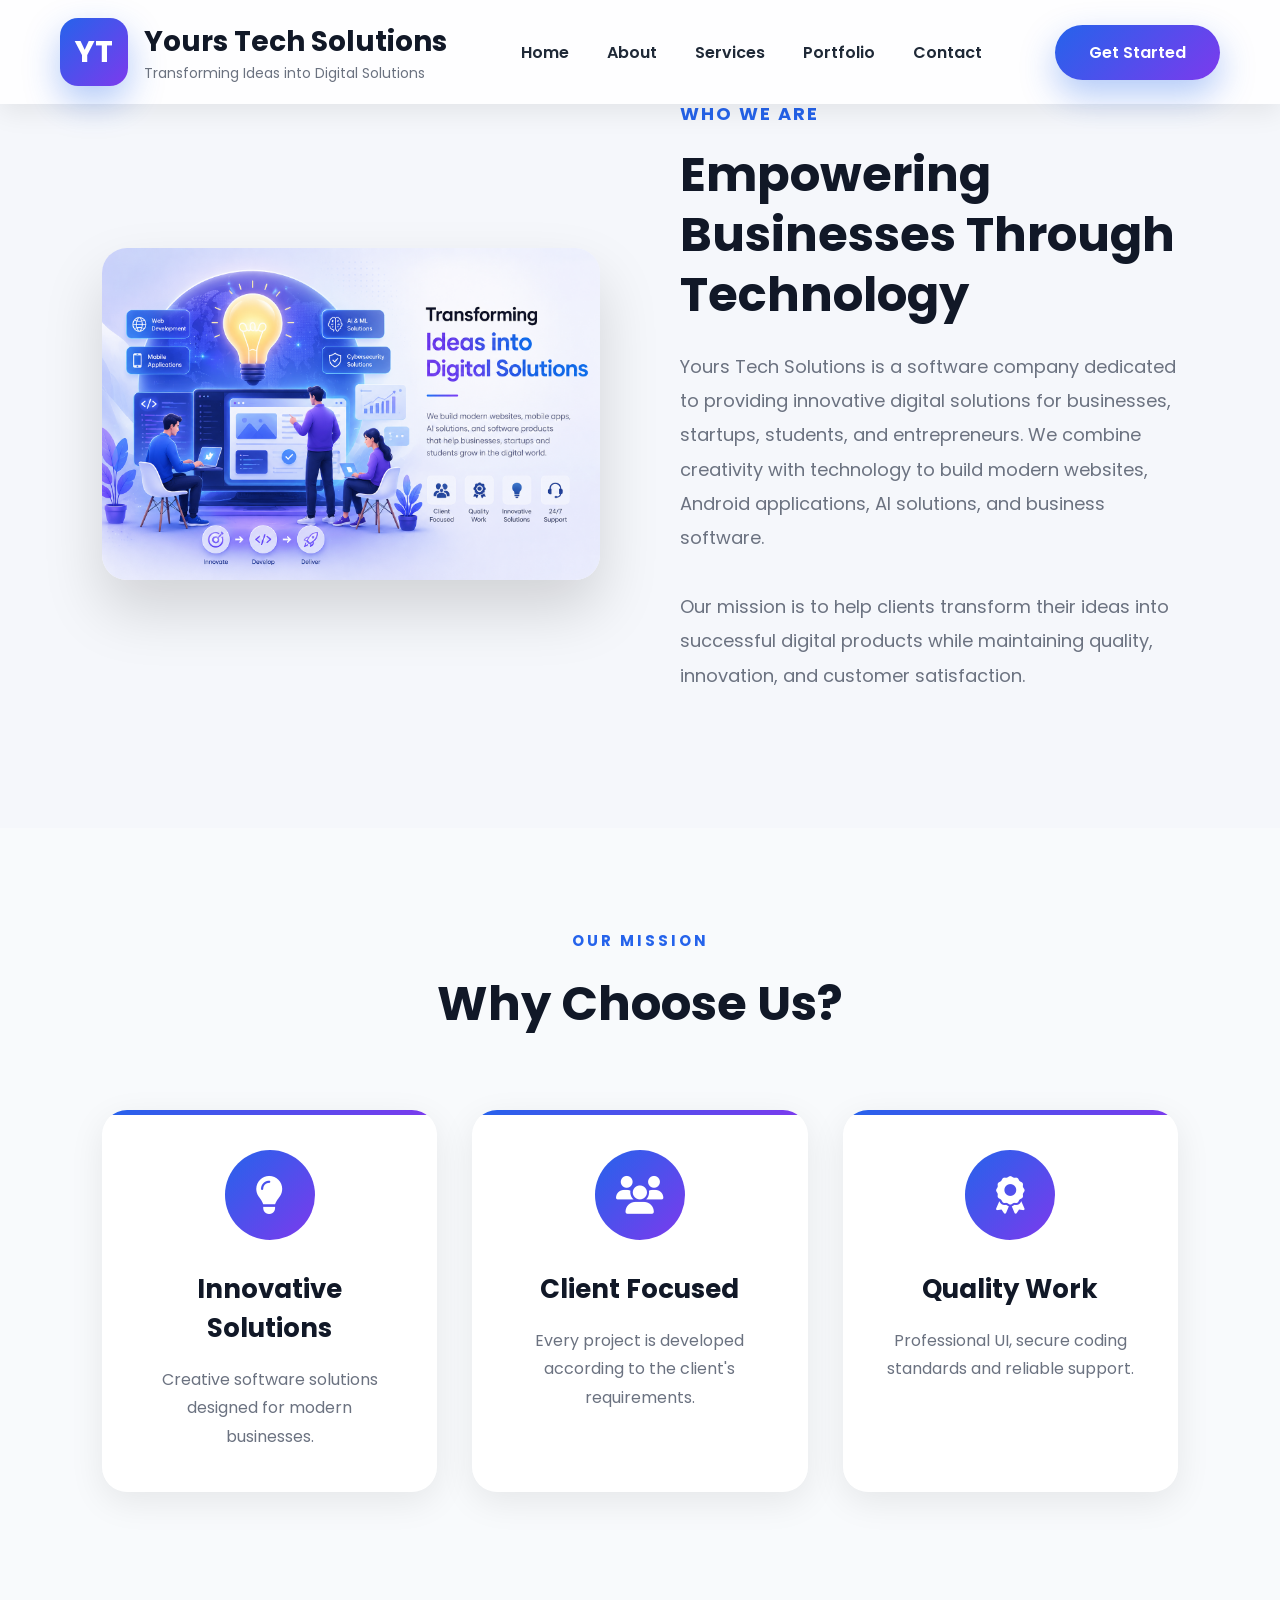
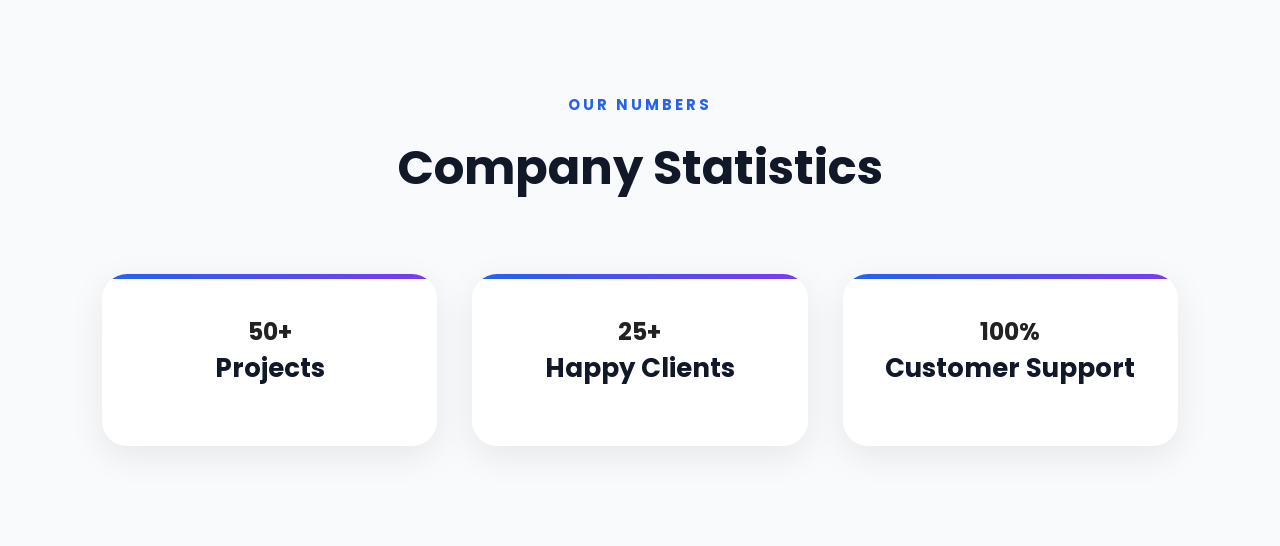
<file: about.html>
<!DOCTYPE html>
<html lang="en">

<head>
    <meta charset="UTF-8">
    <meta name="viewport" content="width=device-width, initial-scale=1.0">
    <title>About Us | Yours Tech Solutions</title>

    <link rel="stylesheet" href="css/style.css">
    <link rel="stylesheet" href="css/responsive.css">
    <link rel="stylesheet" href="css/animations.css">

    <link rel="preconnect" href="https://fonts.googleapis.com">
    <link rel="preconnect" href="https://fonts.gstatic.com" crossorigin>

    <link href="https://fonts.googleapis.com/css2?family=Poppins:wght@300;400;500;600;700;800&display=swap" rel="stylesheet">

    <link rel="stylesheet"
        href="https://cdnjs.cloudflare.com/ajax/libs/font-awesome/6.7.2/css/all.min.css">
</head>

<body>

<header>

<nav class="navbar">

<div class="logo">

<div class="logo-icon">
YT
</div>

<div class="logo-text">
<h2>Yours Tech Solutions</h2>
<p>Transforming Ideas into Digital Solutions</p>
</div>

</div>

<ul class="nav-links">
<li><a href="index.html">Home</a></li>
<li><a href="about.html">About</a></li>
<li><a href="services.html">Services</a></li>
<li><a href="portfolio.html">Portfolio</a></li>
<li><a href="contact.html">Contact</a></li>
</ul>

<a href="contact.html" class="btn-primary">Get Started</a>

</nav>

</header>

<section class="about-page">

<div class="container">

<div class="about-image">

<img src="images/about/about-tech.jpg" alt="About Yours Tech Solutions">

</div>

<div class="about-content">

<h5>WHO WE ARE</h5>

<h2>Empowering Businesses Through Technology</h2>

<p>

Yours Tech Solutions is a software company dedicated to providing innovative digital solutions for businesses, startups, students, and entrepreneurs. We combine creativity with technology to build modern websites, Android applications, AI solutions, and business software.

</p>

<p>

Our mission is to help clients transform their ideas into successful digital products while maintaining quality, innovation, and customer satisfaction.

</p>

</div>

</div>

</section>

<section class="services">

<div class="section-title">

<span>OUR MISSION</span>

<h2>Why Choose Us?</h2>

</div>

<div class="service-container">

<div class="service-card">
<i class="fa-solid fa-lightbulb"></i>
<h3>Innovative Solutions</h3>
<p>Creative software solutions designed for modern businesses.</p>
</div>

<div class="service-card">
<i class="fa-solid fa-users"></i>
<h3>Client Focused</h3>
<p>Every project is developed according to the client's requirements.</p>
</div>

<div class="service-card">
<i class="fa-solid fa-award"></i>
<h3>Quality Work</h3>
<p>Professional UI, secure coding standards and reliable support.</p>
</div>

</div>

</section>

<section class="services">

<div class="section-title">

<span>OUR NUMBERS</span>

<h2>Company Statistics</h2>

</div>

<div class="service-container">

<div class="service-card">
<h1>50+</h1>
<h3>Projects</h3>
</div>

<div class="service-card">
<h1>25+</h1>
<h3>Happy Clients</h3>
</div>

<div class="service-card">
<h1>100%</h1>
<h3>Customer Support</h3>
</div>

</div>

</section>
<script src="js/script.js"></script>
<script src="js/navbar.js"></script>
<script src="js/animation.js"></script>

</body>

</html>
</file>
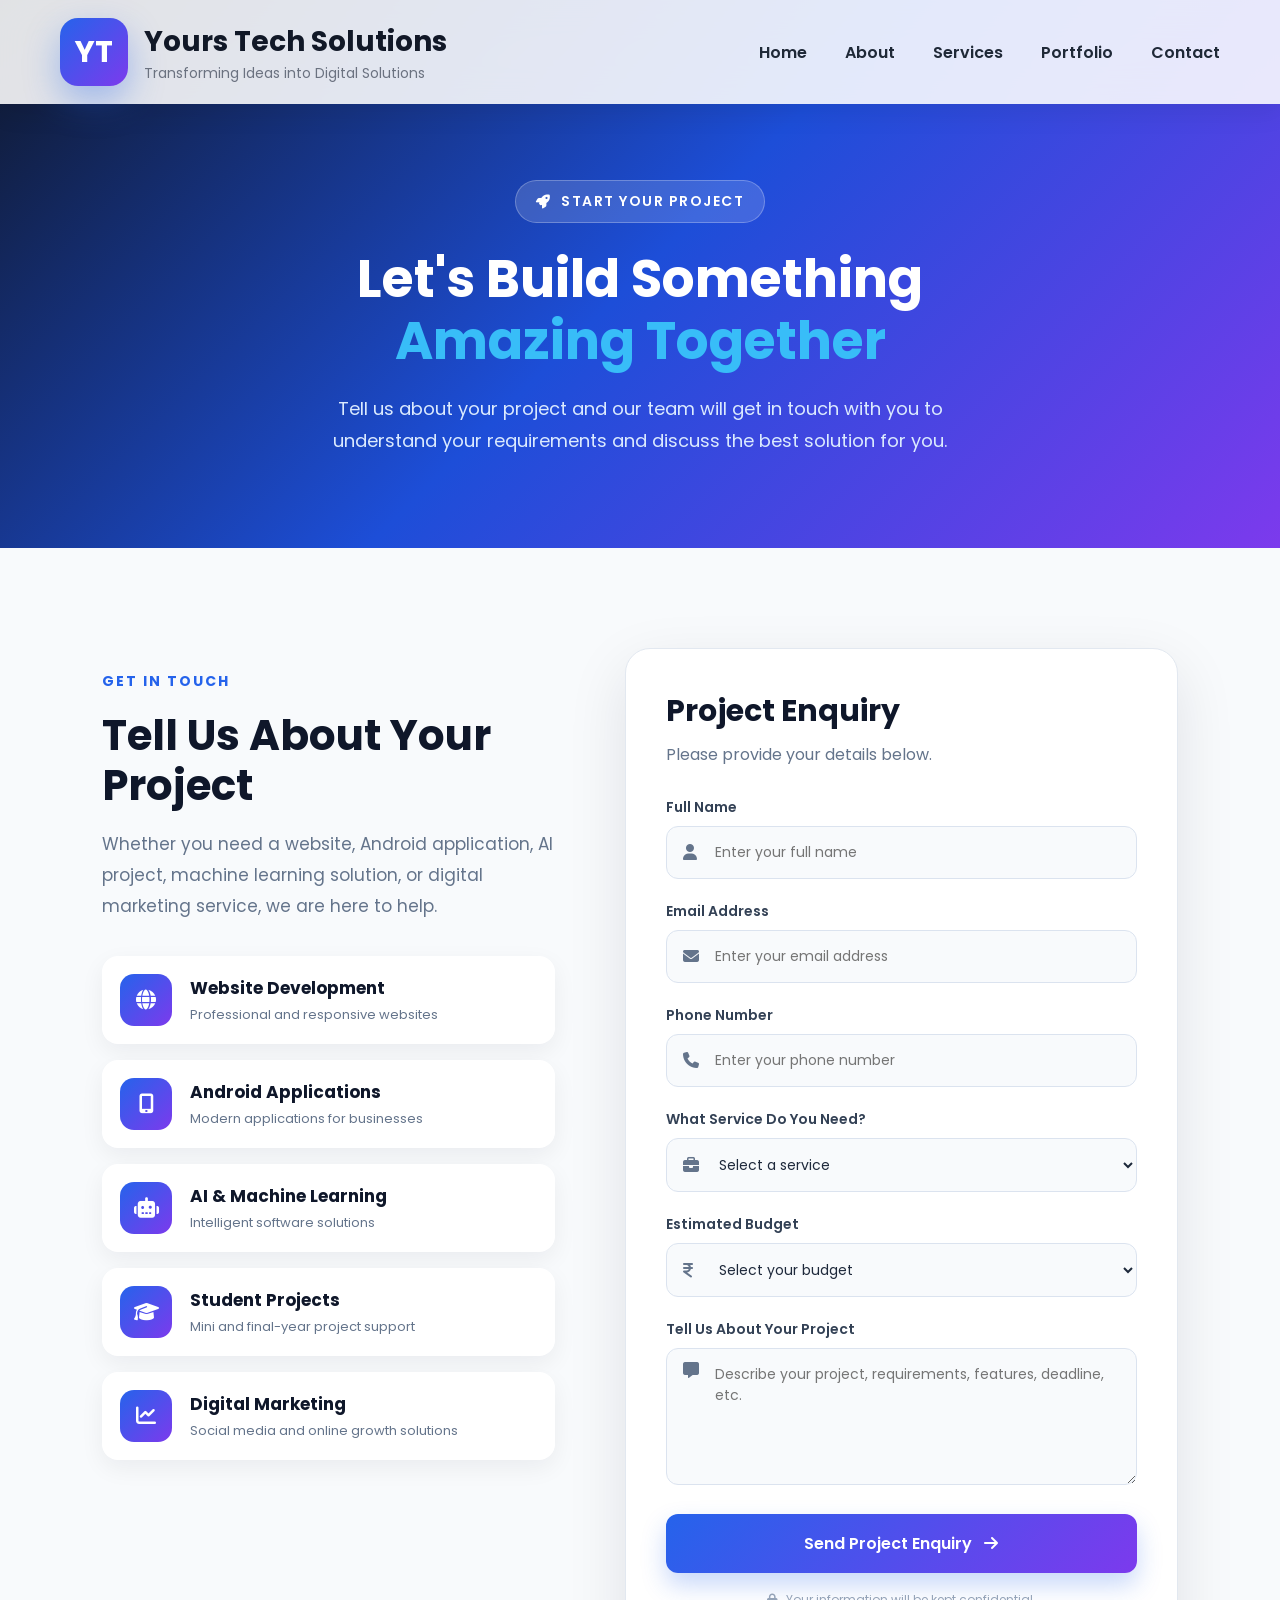
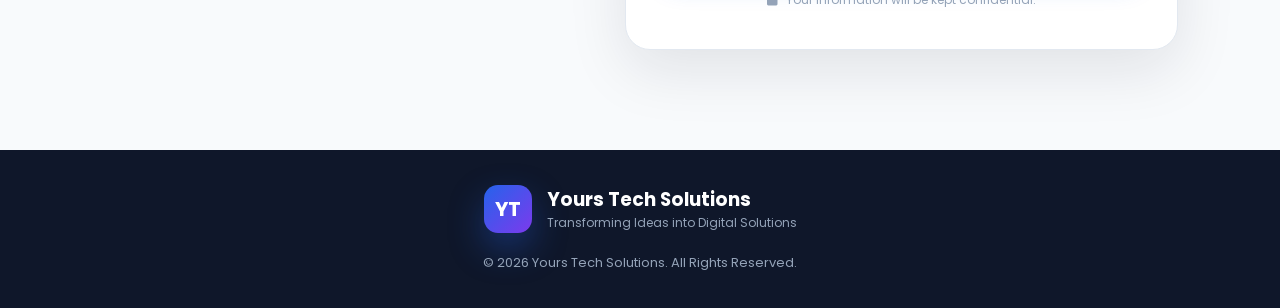
<file: contact.html>
<!DOCTYPE html>
<html lang="en">

<head>

    <meta charset="UTF-8">
    <meta name="viewport" content="width=device-width, initial-scale=1.0">

    <title>Start Your Project | Yours Tech Solutions</title>

    <link rel="stylesheet" href="css/style.css">
    <link rel="stylesheet" href="css/responsive.css">
    <link rel="stylesheet" href="css/animations.css">

    <link rel="preconnect" href="https://fonts.googleapis.com">
    <link rel="preconnect" href="https://fonts.gstatic.com" crossorigin>

    <link
        href="https://fonts.googleapis.com/css2?family=Poppins:wght@300;400;500;600;700;800&display=swap"
        rel="stylesheet">

    <link
        rel="stylesheet"
        href="https://cdnjs.cloudflare.com/ajax/libs/font-awesome/6.7.2/css/all.min.css">

</head>

<body>

    <!-- ================= NAVBAR ================= -->

    <header>

        <nav class="navbar">

            <div class="logo">

                <div class="logo-icon">
                    YT
                </div>

                <div class="logo-text">
                    <h2>Yours Tech Solutions</h2>
                    <p>Transforming Ideas into Digital Solutions</p>
                </div>

            </div>


            <ul class="nav-links">

                <li>
                    <a href="index.html">Home</a>
                </li>

                <li>
                    <a href="about.html">About</a>
                </li>

                <li>
                    <a href="services.html">Services</a>
                </li>

                <li>
                    <a href="portfolio.html">Portfolio</a>
                </li>

                <li>
                    <a href="contact.html" class="active">Contact</a>
                </li>

            </ul>

        </nav>

    </header>


    <!-- ================= CONTACT HERO ================= -->

    <section class="contact-hero">

        <div class="contact-hero-content">

            <span>
                <i class="fa-solid fa-rocket"></i>
                START YOUR PROJECT
            </span>

            <h1>
                Let's Build Something
                <strong>Amazing Together</strong>
            </h1>

            <p>
                Tell us about your project and our team will get in touch
                with you to understand your requirements and discuss the
                best solution for you.
            </p>

        </div>

    </section>


    <!-- ================= CONTACT SECTION ================= -->

    <section class="contact-section">

        <div class="contact-container">


            <!-- ================= LEFT SIDE ================= -->

            <div class="contact-info">

                <span class="contact-label">
                    GET IN TOUCH
                </span>

                <h2>
                    Tell Us About Your Project
                </h2>

                <p>
                    Whether you need a website, Android application,
                    AI project, machine learning solution, or digital
                    marketing service, we are here to help.
                </p>


                <div class="contact-info-card">

                    <div class="contact-icon">
                        <i class="fa-solid fa-globe"></i>
                    </div>

                    <div>
                        <h3>Website Development</h3>
                        <p>Professional and responsive websites</p>
                    </div>

                </div>


                <div class="contact-info-card">

                    <div class="contact-icon">
                        <i class="fa-solid fa-mobile-screen-button"></i>
                    </div>

                    <div>
                        <h3>Android Applications</h3>
                        <p>Modern applications for businesses</p>
                    </div>

                </div>


                <div class="contact-info-card">

                    <div class="contact-icon">
                        <i class="fa-solid fa-robot"></i>
                    </div>

                    <div>
                        <h3>AI & Machine Learning</h3>
                        <p>Intelligent software solutions</p>
                    </div>

                </div>


                <div class="contact-info-card">

                    <div class="contact-icon">
                        <i class="fa-solid fa-graduation-cap"></i>
                    </div>

                    <div>
                        <h3>Student Projects</h3>
                        <p>Mini and final-year project support</p>
                    </div>

                </div>


                <div class="contact-info-card">

                    <div class="contact-icon">
                        <i class="fa-solid fa-chart-line"></i>
                    </div>

                    <div>
                        <h3>Digital Marketing</h3>
                        <p>Social media and online growth solutions</p>
                    </div>

                </div>

            </div>


            <!-- ================= RIGHT SIDE FORM ================= -->

            <div class="contact-form-box">

                <div class="form-heading">

                    <h2>
                        Project Enquiry
                    </h2>

                    <p>
                        Please provide your details below.
                    </p>

                </div>


                <!-- ================= FORMSPREE FORM ================= -->

                <form
                    id="projectForm"
                    action="https://formspree.io/f/mgawbjoo"
                    method="POST">


                    <!-- NAME -->

                    <div class="form-group">

                        <label for="name">
                            Full Name
                        </label>

                        <div class="input-box">

                            <i class="fa-solid fa-user"></i>

                            <input
                                type="text"
                                id="name"
                                name="name"
                                placeholder="Enter your full name"
                                required>

                        </div>

                    </div>


                    <!-- EMAIL -->

                    <div class="form-group">

                        <label for="email">
                            Email Address
                        </label>

                        <div class="input-box">

                            <i class="fa-solid fa-envelope"></i>

                            <input
                                type="email"
                                id="email"
                                name="email"
                                placeholder="Enter your email address"
                                required>

                        </div>

                    </div>


                    <!-- PHONE -->

                    <div class="form-group">

                        <label for="phone">
                            Phone Number
                        </label>

                        <div class="input-box">

                            <i class="fa-solid fa-phone"></i>

                            <input
                                type="tel"
                                id="phone"
                                name="phone"
                                placeholder="Enter your phone number"
                                required>

                        </div>

                    </div>


                    <!-- SERVICE -->

                    <div class="form-group">

                        <label for="service">
                            What Service Do You Need?
                        </label>

                        <div class="input-box">

                            <i class="fa-solid fa-briefcase"></i>

                            <select
                                id="service"
                                name="service"
                                required>

                                <option value="">
                                    Select a service
                                </option>

                                <option value="Website Development">
                                    Website Development
                                </option>

                                <option value="Android App Development">
                                    Android App Development
                                </option>

                                <option value="AI & Machine Learning">
                                    AI & Machine Learning
                                </option>

                                <option value="Student Project">
                                    Student Project
                                </option>

                                <option value="Digital Marketing">
                                    Digital Marketing
                                </option>

                                <option value="Website Maintenance">
                                    Website Maintenance
                                </option>

                                <option value="Other">
                                    Other
                                </option>

                            </select>

                        </div>

                    </div>


                    <!-- BUDGET -->

                    <div class="form-group">

                        <label for="budget">
                            Estimated Budget
                        </label>

                        <div class="input-box">

                            <i class="fa-solid fa-indian-rupee-sign"></i>

                            <select
                                id="budget"
                                name="budget">

                                <option value="">
                                    Select your budget
                                </option>

                                <option value="Below ₹5,000">
                                    Below ₹5,000
                                </option>

                                <option value="₹5,000 - ₹10,000">
                                    ₹5,000 - ₹10,000
                                </option>

                                <option value="₹10,000 - ₹25,000">
                                    ₹10,000 - ₹25,000
                                </option>

                                <option value="₹25,000 - ₹50,000">
                                    ₹25,000 - ₹50,000
                                </option>

                                <option value="Above ₹50,000">
                                    Above ₹50,000
                                </option>

                                <option value="Not Sure">
                                    Not Sure
                                </option>

                            </select>

                        </div>

                    </div>


                    <!-- PROJECT DETAILS -->

                    <div class="form-group">

                        <label for="message">
                            Tell Us About Your Project
                        </label>

                        <div class="textarea-box">

                            <i class="fa-solid fa-message"></i>

                            <textarea
                                id="message"
                                name="message"
                                rows="5"
                                placeholder="Describe your project, requirements, features, deadline, etc."
                                required></textarea>

                        </div>

                    </div>


                    <!-- SUBMIT -->

                    <button
                        type="submit"
                        class="submit-btn">

                        <span>
                            Send Project Enquiry
                        </span>

                        <i class="fa-solid fa-arrow-right"></i>

                    </button>


                    <p class="form-note">

                        <i class="fa-solid fa-lock"></i>

                        Your information will be kept confidential.

                    </p>


                </form>

            </div>

        </div>

    </section>


    <!-- ================= FOOTER ================= -->

    <footer class="contact-footer">

        <div class="footer-logo">

            <div class="logo-icon">
                YT
            </div>

            <div>

                <h3>
                    Yours Tech Solutions
                </h3>

                <p>
                    Transforming Ideas into Digital Solutions
                </p>

            </div>

        </div>


        <p>
            © 2026 Yours Tech Solutions. All Rights Reserved.
        </p>

    </footer>


    <!-- ================= JAVASCRIPT ================= -->

    <script src="js/script.js"></script>

    <script src="js/navbar.js"></script>

    <script src="js/animation.js"></script>


</body>

</html>
</file>
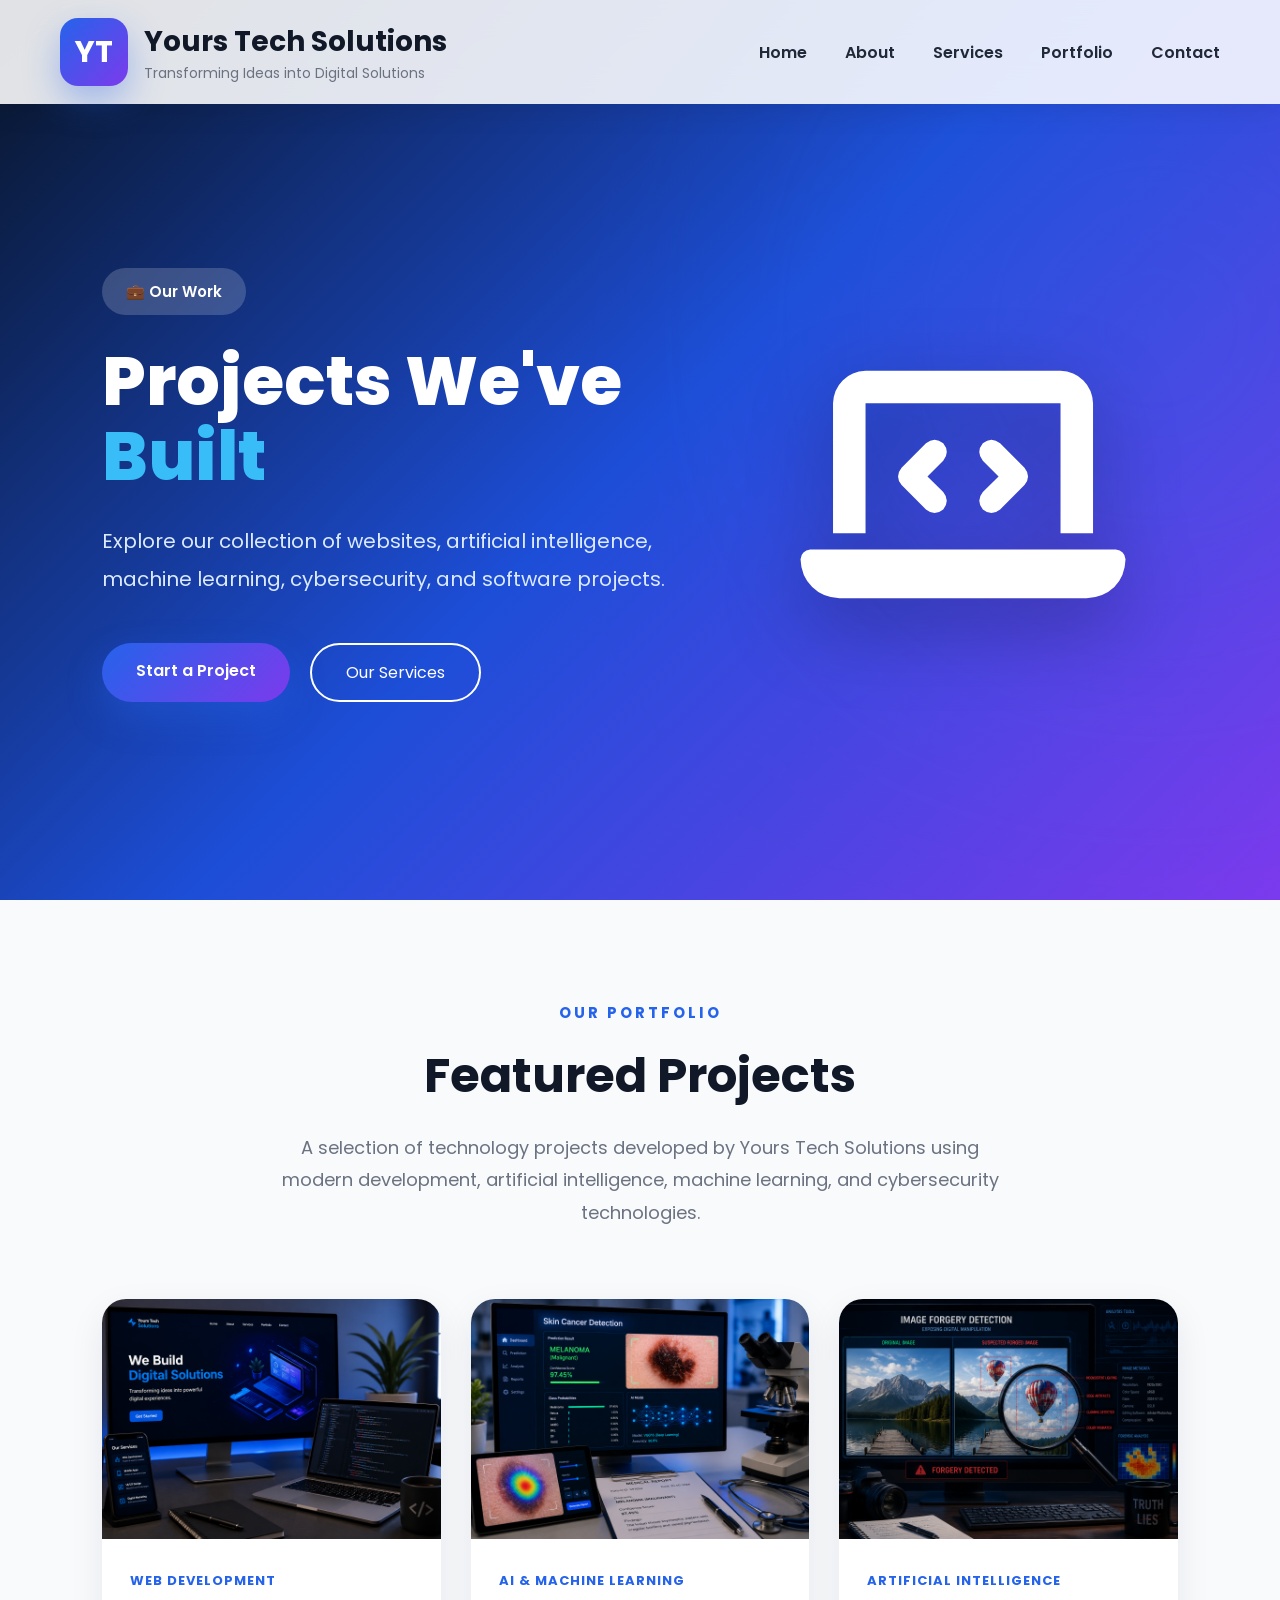
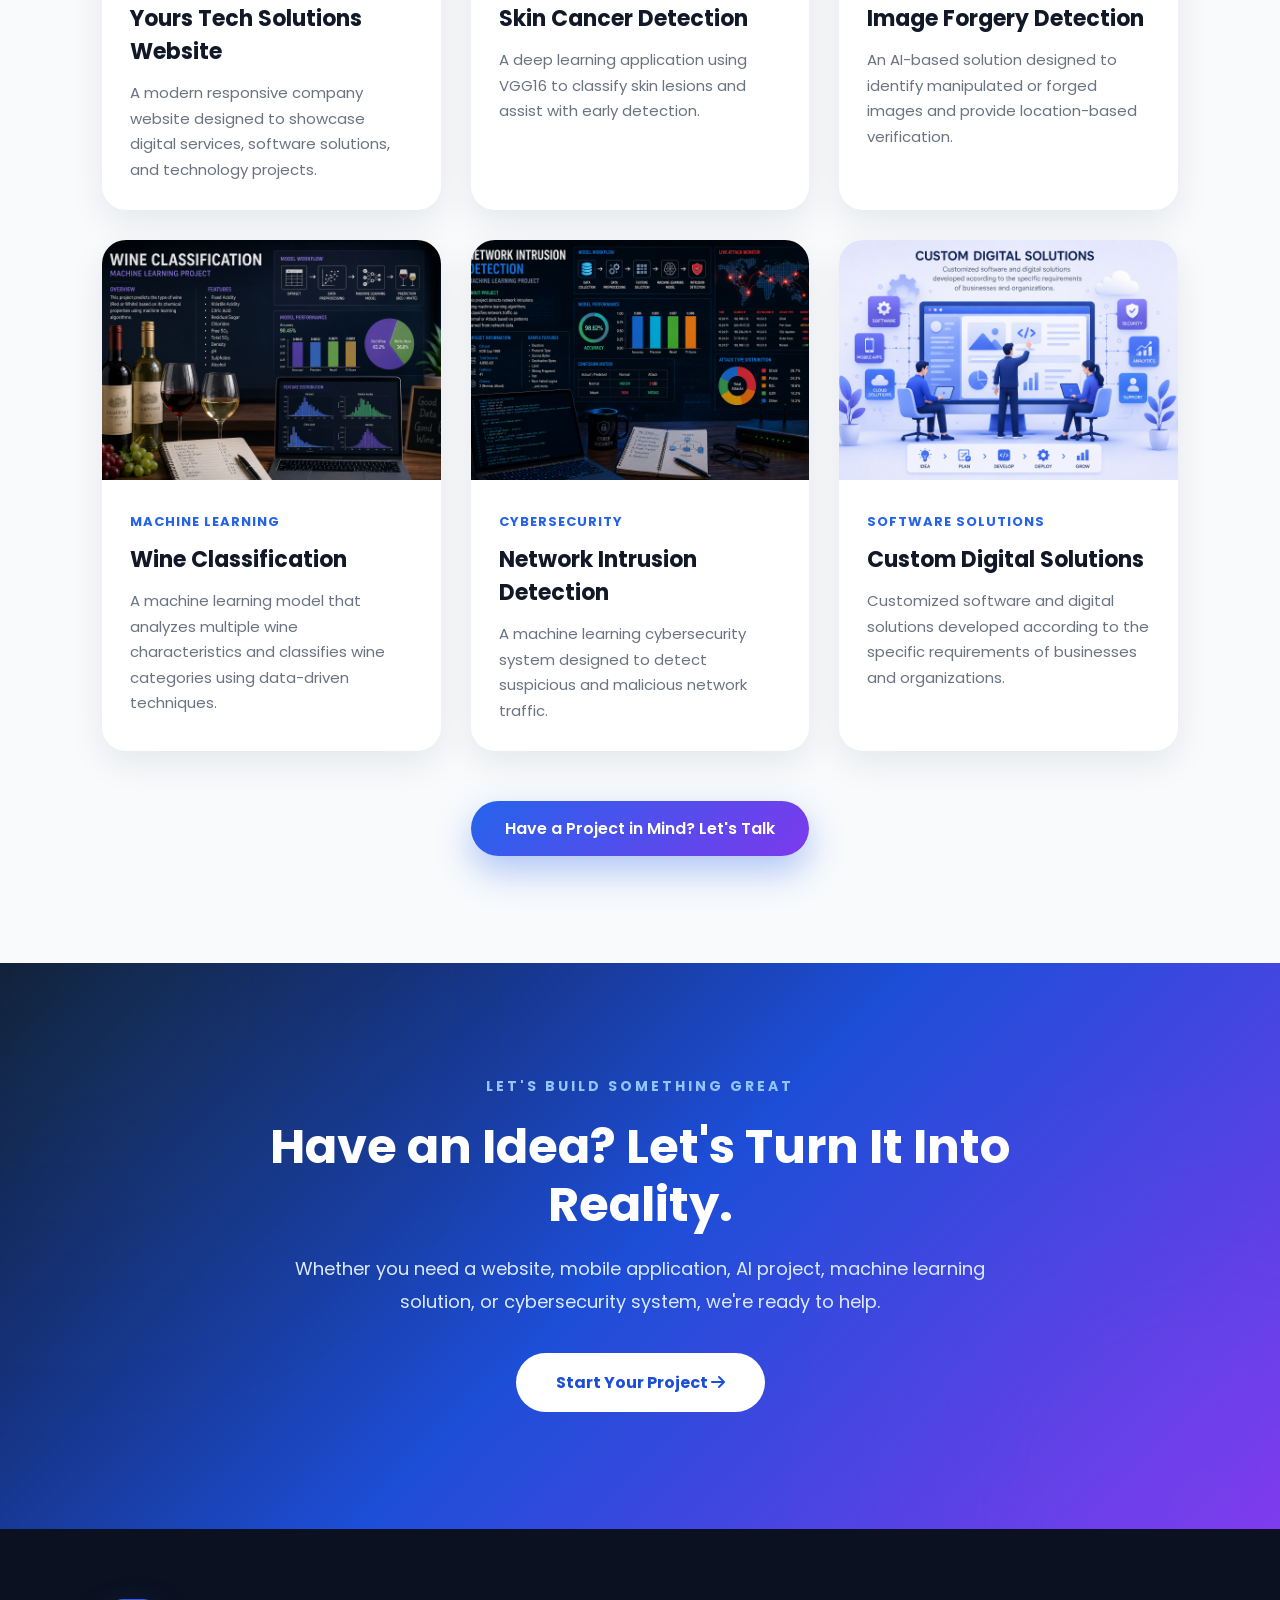
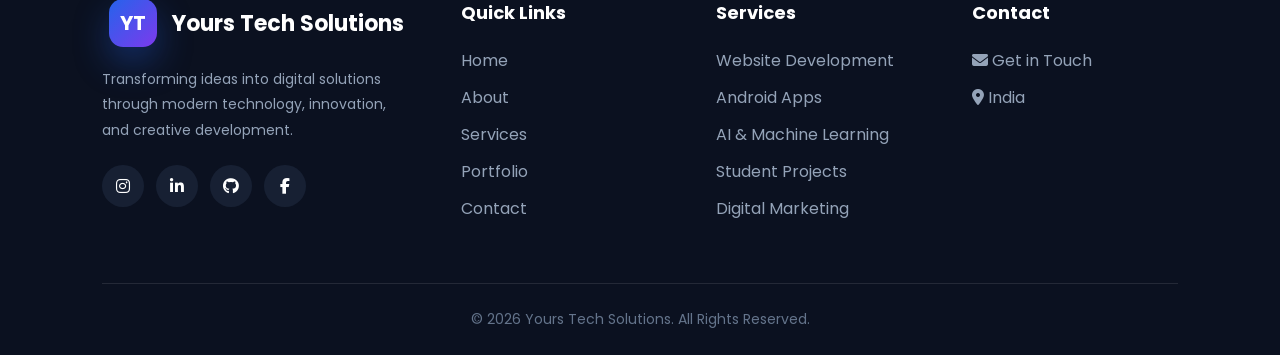
<file: portfolio.html>
<!DOCTYPE html>
<html lang="en">

<head>

    <meta charset="UTF-8">

    <meta name="viewport" content="width=device-width, initial-scale=1.0">

    <title>Portfolio | Yours Tech Solutions</title>

    <link rel="stylesheet" href="css/style.css">
    <link rel="stylesheet" href="css/responsive.css">
    <link rel="stylesheet" href="css/animations.css">

    <link rel="preconnect" href="https://fonts.googleapis.com">
    <link rel="preconnect" href="https://fonts.gstatic.com" crossorigin>

    <link
        href="https://fonts.googleapis.com/css2?family=Poppins:wght@300;400;500;600;700;800&display=swap"
        rel="stylesheet">

    <link
        rel="stylesheet"
        href="https://cdnjs.cloudflare.com/ajax/libs/font-awesome/6.7.2/css/all.min.css">

</head>


<body>


<!-- ==================================================
     HEADER
================================================== -->

<header>

    <nav class="navbar">

        <div class="logo">

            <div class="logo-icon">
                YT
            </div>

            <div class="logo-text">

                <h2>Yours Tech Solutions</h2>

                <p>
                    Transforming Ideas into Digital Solutions
                </p>

            </div>

        </div>


        <ul class="nav-links">

            <li>
                <a href="index.html">Home</a>
            </li>

            <li>
                <a href="about.html">About</a>
            </li>

            <li>
                <a href="services.html">Services</a>
            </li>

            <li>
                <a href="portfolio.html">Portfolio</a>
            </li>

            <li>
                <a href="contact.html">Contact</a>
            </li>

        </ul>

    </nav>

</header>



<!-- ==================================================
     PORTFOLIO HERO
================================================== -->

<section class="hero">

    <div class="hero-content">

        <span class="hero-tag">
            💼 Our Work
        </span>

        <h1>
            Projects We've
            <span>Built</span>
        </h1>

        <p>

            Explore our collection of websites, artificial intelligence,
            machine learning, cybersecurity, and software projects.

        </p>

        <div class="hero-buttons">

            <a href="contact.html" class="btn-primary">
                Start a Project
            </a>

            <a href="services.html" class="btn-secondary">
                Our Services
            </a>

        </div>

    </div>


    <div class="hero-image">

        <i class="fa-solid fa-laptop-code"></i>

    </div>

</section>



<!-- ==================================================
     PORTFOLIO
================================================== -->

<section class="portfolio">


    <div class="section-title">

        <span>OUR PORTFOLIO</span>

        <h2>
            Featured Projects
        </h2>

        <p>

            A selection of technology projects developed by
            Yours Tech Solutions using modern development,
            artificial intelligence, machine learning,
            and cybersecurity technologies.

        </p>

    </div>



    <div class="portfolio-grid">


        <!-- PROJECT 1 -->

        <div class="portfolio-card">

            <div class="portfolio-image">

                <img
                   src="images/portfolio/website.jpg"
                    alt="Yours Tech Solutions Website">

                <div class="portfolio-overlay">

                    <a href="index.html" title="View Website">

                        <i class="fa-solid fa-arrow-up-right-from-square"></i>

                    </a>

                </div>

            </div>


            <div class="portfolio-content">

                <span>
                    Web Development
                </span>

                <h3>
                    Yours Tech Solutions Website
                </h3>

                <p>

                    A modern responsive company website designed
                    to showcase digital services, software solutions,
                    and technology projects.

                </p>

            </div>

        </div>



        <!-- PROJECT 2 -->

        <div class="portfolio-card">

            <div class="portfolio-image">

                <img
                   src="images/portfolio/skin%20cancer.jpg"
                    alt="Skin Cancer Detection">

                <div class="portfolio-overlay">

                    <a href="contact.html" title="Discuss Project">

                        <i class="fa-solid fa-arrow-up-right-from-square"></i>

                    </a>

                </div>

            </div>


            <div class="portfolio-content">

                <span>
                    AI & Machine Learning
                </span>

                <h3>
                    Skin Cancer Detection
                </h3>

                <p>

                    A deep learning application using VGG16
                    to classify skin lesions and assist with
                    early detection.

                </p>

            </div>

        </div>



        <!-- PROJECT 3 -->

        <div class="portfolio-card">

            <div class="portfolio-image">

                <img
                    src="images/portfolio/image-forgery.jpg"
                    alt="Image Forgery Detection">

                <div class="portfolio-overlay">

                    <a href="contact.html" title="Discuss Project">

                        <i class="fa-solid fa-arrow-up-right-from-square"></i>

                    </a>

                </div>

            </div>


            <div class="portfolio-content">

                <span>
                    Artificial Intelligence
                </span>

                <h3>
                    Image Forgery Detection
                </h3>

                <p>

                    An AI-based solution designed to identify
                    manipulated or forged images and provide
                    location-based verification.

                </p>

            </div>

        </div>



        <!-- PROJECT 4 -->

        <div class="portfolio-card">

            <div class="portfolio-image">

                <img
                    src="images/portfolio/wine-classification.jpg"

                    alt="Wine Classification">

                <div class="portfolio-overlay">

                    <a href="contact.html" title="Discuss Project">

                        <i class="fa-solid fa-arrow-up-right-from-square"></i>

                    </a>

                </div>

            </div>


            <div class="portfolio-content">

                <span>
                    Machine Learning
                </span>

                <h3>
                    Wine Classification
                </h3>

                <p>

                    A machine learning model that analyzes
                    multiple wine characteristics and classifies
                    wine categories using data-driven techniques.

                </p>

            </div>

        </div>



        <!-- PROJECT 5 -->

        <div class="portfolio-card">

            <div class="portfolio-image">

                <img
                    src="images/portfolio/network-intrusion.jpg"
                    alt="Network Intrusion Detection">

                <div class="portfolio-overlay">

                    <a href="contact.html" title="Discuss Project">

                        <i class="fa-solid fa-arrow-up-right-from-square"></i>

                    </a>

                </div>

            </div>


            <div class="portfolio-content">

                <span>
                    Cybersecurity
                </span>

                <h3>
                    Network Intrusion Detection
                </h3>

                <p>

                    A machine learning cybersecurity system
                    designed to detect suspicious and malicious
                    network traffic.

                </p>

            </div>

        </div>



        <!-- PROJECT 6 -->

        <div class="portfolio-card">

            <div class="portfolio-image">

                <img
                    src="images\portfolio\custom.jpg"
                    alt="Custom Software Solutions">

                <div class="portfolio-overlay">

                    <a href="contact.html" title="Start Project">

                        <i class="fa-solid fa-arrow-up-right-from-square"></i>

                    </a>

                </div>

            </div>


            <div class="portfolio-content">

                <span>
                    Software Solutions
                </span>

                <h3>
                    Custom Digital Solutions
                </h3>

                <p>

                    Customized software and digital solutions
                    developed according to the specific requirements
                    of businesses and organizations.

                </p>

            </div>

        </div>


    </div>



    <!-- PORTFOLIO BUTTON -->

    <div class="portfolio-button">

        <a href="contact.html" class="btn-primary">

            Have a Project in Mind?
            Let's Talk

        </a>

    </div>


</section>



<!-- ==================================================
     CALL TO ACTION
================================================== -->

<section class="cta">

    <div class="cta-content">

        <span>
            LET'S BUILD SOMETHING GREAT
        </span>

        <h2>
            Have an Idea?
            Let's Turn It Into Reality.
        </h2>

        <p>

            Whether you need a website, mobile application,
            AI project, machine learning solution, or
            cybersecurity system, we're ready to help.

        </p>

        <a href="contact.html" class="cta-button">

            Start Your Project
            <i class="fa-solid fa-arrow-right"></i>

        </a>

    </div>

</section>



<!-- ==================================================
     FOOTER
================================================== -->

<footer>

    <div class="footer-container">


        <!-- BRAND -->

        <div class="footer-brand">

            <div class="footer-logo">

                <div class="logo-icon">
                    YT
                </div>

                <h3>
                    Yours Tech Solutions
                </h3>

            </div>

            <p>

                Transforming ideas into digital solutions
                through modern technology, innovation,
                and creative development.

            </p>


            <div class="social-links">

                <a href="#" aria-label="Instagram">
                    <i class="fa-brands fa-instagram"></i>
                </a>

                <a href="#" aria-label="LinkedIn">
                    <i class="fa-brands fa-linkedin-in"></i>
                </a>

                <a href="#" aria-label="GitHub">
                    <i class="fa-brands fa-github"></i>
                </a>

                <a href="#" aria-label="Facebook">
                    <i class="fa-brands fa-facebook-f"></i>
                </a>

            </div>

        </div>



        <!-- QUICK LINKS -->

        <div class="footer-column">

            <h4>
                Quick Links
            </h4>

            <ul>

                <li>
                    <a href="index.html">
                        Home
                    </a>
                </li>

                <li>
                    <a href="about.html">
                        About
                    </a>
                </li>

                <li>
                    <a href="services.html">
                        Services
                    </a>
                </li>

                <li>
                    <a href="portfolio.html">
                        Portfolio
                    </a>
                </li>

                <li>
                    <a href="contact.html">
                        Contact
                    </a>
                </li>

            </ul>

        </div>



        <!-- SERVICES -->

        <div class="footer-column">

            <h4>
                Services
            </h4>

            <ul>

                <li>
                    <a href="services.html">
                        Website Development
                    </a>
                </li>

                <li>
                    <a href="services.html">
                        Android Apps
                    </a>
                </li>

                <li>
                    <a href="services.html">
                        AI & Machine Learning
                    </a>
                </li>

                <li>
                    <a href="services.html">
                        Student Projects
                    </a>
                </li>

                <li>
                    <a href="services.html">
                        Digital Marketing
                    </a>
                </li>

            </ul>

        </div>



        <!-- CONTACT -->

        <div class="footer-column">

            <h4>
                Contact
            </h4>

            <ul>

                <li>
                    <a href="contact.html">
                        <i class="fa-solid fa-envelope"></i>
                        Get in Touch
                    </a>
                </li>

                <li>
                    <a href="contact.html">
                        <i class="fa-solid fa-location-dot"></i>
                        India
                    </a>
                </li>

            </ul>

        </div>


    </div>


    <div class="footer-bottom">

        <p>
            © 2026 Yours Tech Solutions. All Rights Reserved.
        </p>

    </div>

</footer>

<script src="js/script.js"></script>
<script src="js/navbar.js"></script>
<script src="js/animation.js"></script>

</body>

</html>
</file>
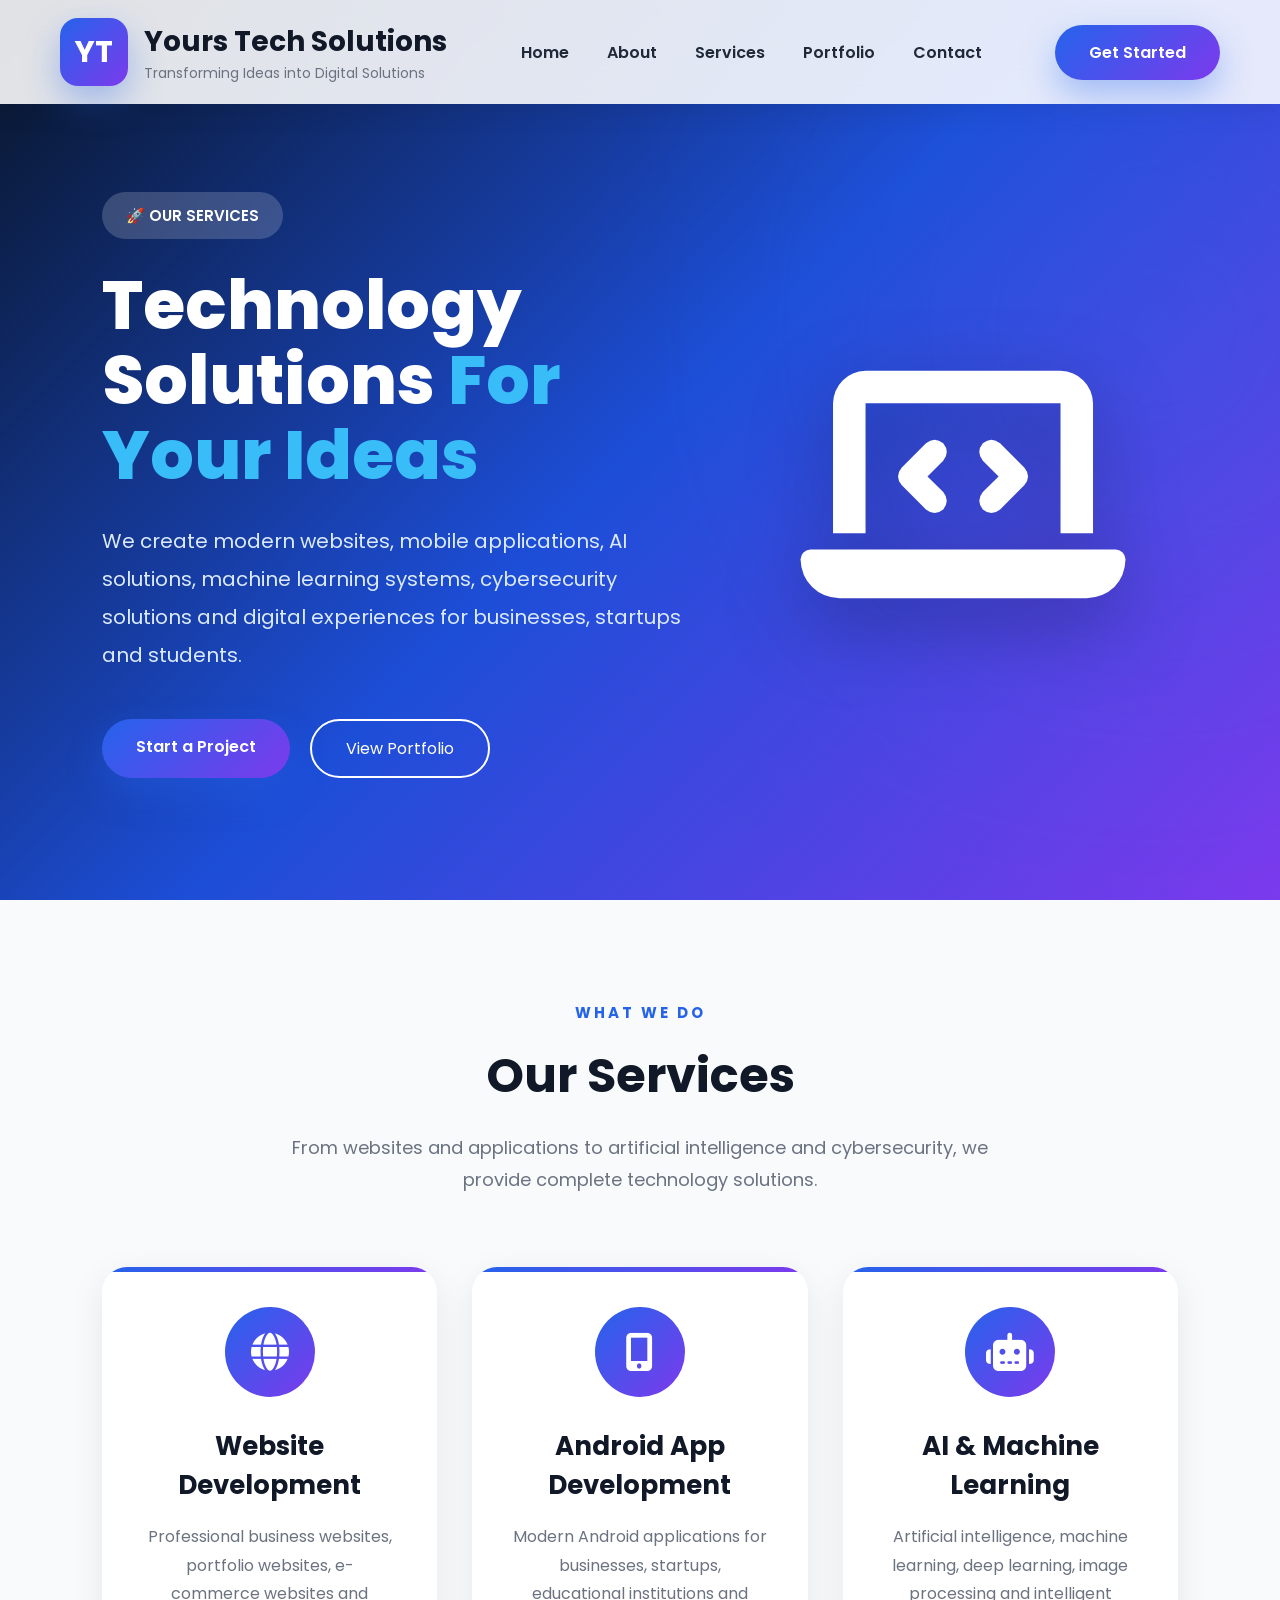
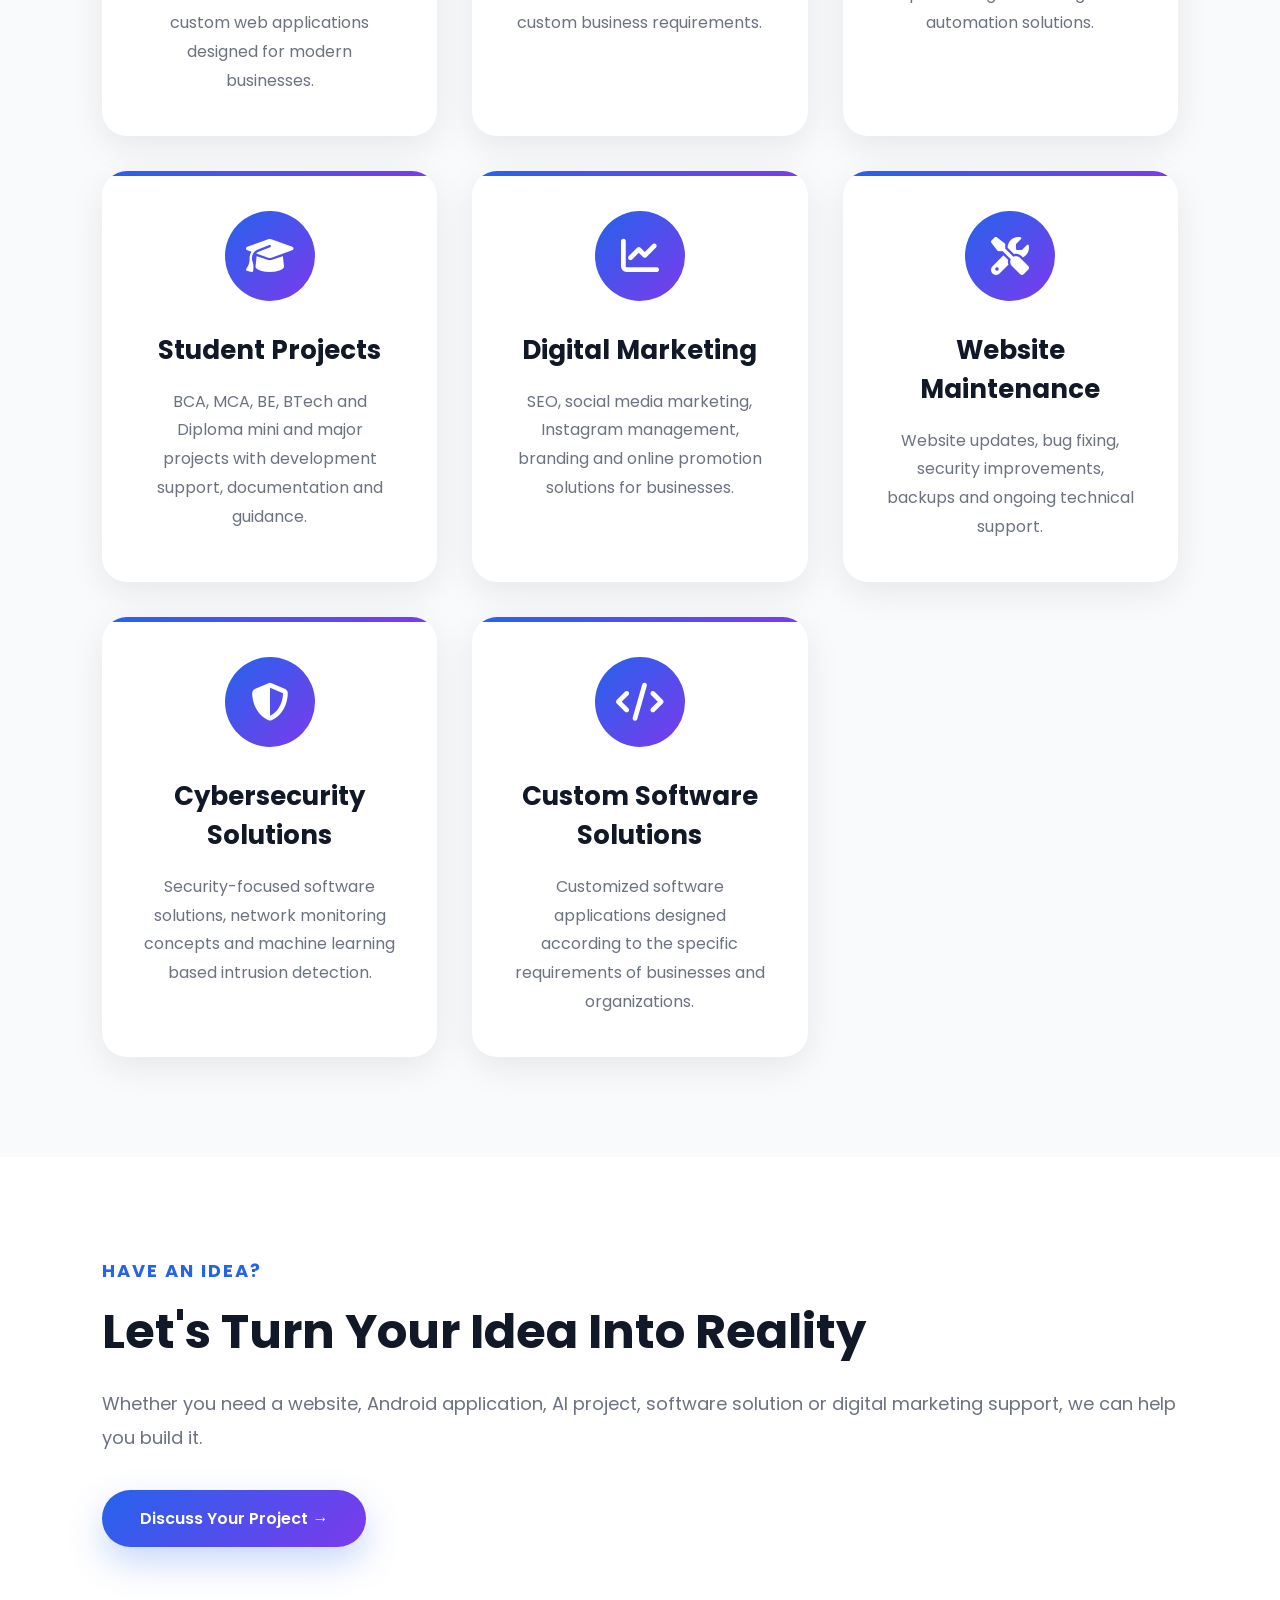
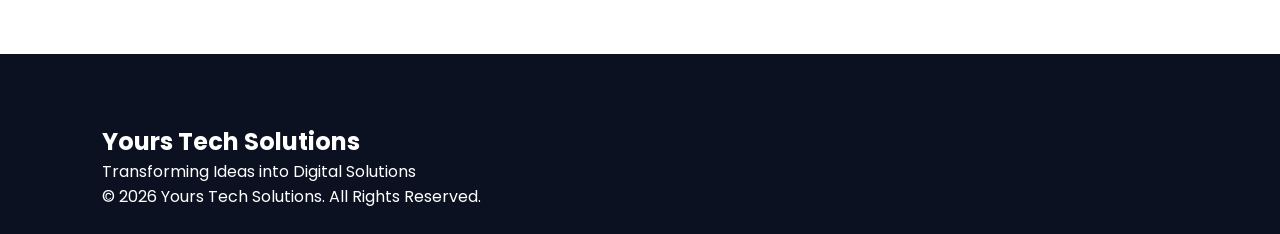
<file: services.html>
<!DOCTYPE html>
<html lang="en">

<head>

    <meta charset="UTF-8">
    <meta name="viewport" content="width=device-width, initial-scale=1.0">

    <title>Services | Yours Tech Solutions</title>

    <link rel="stylesheet" href="css/style.css">
    <link rel="stylesheet" href="css/responsive.css">
    <link rel="stylesheet" href="css/animations.css">

    <link rel="preconnect" href="https://fonts.googleapis.com">
    <link rel="preconnect" href="https://fonts.gstatic.com" crossorigin>

    <link href="https://fonts.googleapis.com/css2?family=Poppins:wght@300;400;500;600;700;800&display=swap"
        rel="stylesheet">

    <link rel="stylesheet"
        href="https://cdnjs.cloudflare.com/ajax/libs/font-awesome/6.7.2/css/all.min.css">

</head>

<body>

<header>

    <nav class="navbar">

        <div class="logo">

            <div class="logo-icon">
                YT
            </div>

            <div class="logo-text">
                <h2>Yours Tech Solutions</h2>
                <p>Transforming Ideas into Digital Solutions</p>
            </div>

        </div>

        <ul class="nav-links">

            <li>
                <a href="index.html">Home</a>
            </li>

            <li>
                <a href="about.html">About</a>
            </li>

            <li>
                <a href="services.html" class="active">Services</a>
            </li>

            <li>
                <a href="portfolio.html">Portfolio</a>
            </li>

            <li>
                <a href="contact.html">Contact</a>
            </li>

        </ul>

        <a href="contact.html" class="btn-primary">
            Get Started
        </a>

    </nav>

</header>


<main>

    <!-- SERVICES HERO -->

    <section class="hero">

        <div class="hero-content">

            <span class="hero-tag">
                🚀 OUR SERVICES
            </span>

            <h1>
                Technology Solutions
                <span>For Your Ideas</span>
            </h1>

            <p>
                We create modern websites, mobile applications,
                AI solutions, machine learning systems,
                cybersecurity solutions and digital experiences
                for businesses, startups and students.
            </p>

            <div class="hero-buttons">

                <a href="contact.html" class="btn-primary">
                    Start a Project
                </a>

                <a href="portfolio.html" class="btn-secondary">
                    View Portfolio
                </a>

            </div>

        </div>

        <div class="hero-image">

            <i class="fa-solid fa-laptop-code"></i>

        </div>

    </section>


    <!-- SERVICES -->

    <section class="services">

        <div class="section-title">

            <span>WHAT WE DO</span>

            <h2>Our Services</h2>

            <p>
                From websites and applications to artificial intelligence
                and cybersecurity, we provide complete technology solutions.
            </p>

        </div>


        <div class="service-container">


            <!-- WEBSITE -->

            <div class="service-card">

                <i class="fa-solid fa-globe"></i>

                <h3>
                    Website Development
                </h3>

                <p>
                    Professional business websites, portfolio websites,
                    e-commerce websites and custom web applications
                    designed for modern businesses.
                </p>

            </div>


            <!-- ANDROID -->

            <div class="service-card">

                <i class="fa-solid fa-mobile-screen-button"></i>

                <h3>
                    Android App Development
                </h3>

                <p>
                    Modern Android applications for businesses,
                    startups, educational institutions and
                    custom business requirements.
                </p>

            </div>


            <!-- AI -->

            <div class="service-card">

                <i class="fa-solid fa-robot"></i>

                <h3>
                    AI & Machine Learning
                </h3>

                <p>
                    Artificial intelligence, machine learning,
                    deep learning, image processing and
                    intelligent automation solutions.
                </p>

            </div>


            <!-- STUDENT -->

            <div class="service-card">

                <i class="fa-solid fa-graduation-cap"></i>

                <h3>
                    Student Projects
                </h3>

                <p>
                    BCA, MCA, BE, BTech and Diploma mini and
                    major projects with development support,
                    documentation and guidance.
                </p>

            </div>


            <!-- DIGITAL MARKETING -->

            <div class="service-card">

                <i class="fa-solid fa-chart-line"></i>

                <h3>
                    Digital Marketing
                </h3>

                <p>
                    SEO, social media marketing, Instagram
                    management, branding and online promotion
                    solutions for businesses.
                </p>

            </div>


            <!-- MAINTENANCE -->

            <div class="service-card">

                <i class="fa-solid fa-screwdriver-wrench"></i>

                <h3>
                    Website Maintenance
                </h3>

                <p>
                    Website updates, bug fixing, security
                    improvements, backups and ongoing
                    technical support.
                </p>

            </div>


            <!-- CYBERSECURITY -->

            <div class="service-card">

                <i class="fa-solid fa-shield-halved"></i>

                <h3>
                    Cybersecurity Solutions
                </h3>

                <p>
                    Security-focused software solutions,
                    network monitoring concepts and
                    machine learning based intrusion detection.
                </p>

            </div>


            <!-- SOFTWARE -->

            <div class="service-card">

                <i class="fa-solid fa-code"></i>

                <h3>
                    Custom Software Solutions
                </h3>

                <p>
                    Customized software applications designed
                    according to the specific requirements of
                    businesses and organizations.
                </p>

            </div>

        </div>

    </section>


    <!-- CTA -->

    <section class="about">

        <div class="container">

            <div class="about-content">

                <h5>
                    HAVE AN IDEA?
                </h5>

                <h2>
                    Let's Turn Your Idea Into Reality
                </h2>

                <p>
                    Whether you need a website, Android application,
                    AI project, software solution or digital marketing
                    support, we can help you build it.
                </p>

                <a href="contact.html" class="about-btn">
                    Discuss Your Project →
                </a>

            </div>

        </div>

    </section>

</main>


<footer>

    <div class="footer-content">

        <h2>
            Yours Tech Solutions
        </h2>

        <p>
            Transforming Ideas into Digital Solutions
        </p>

        <p>
            © 2026 Yours Tech Solutions. All Rights Reserved.
        </p>

    </div>

</footer>

<script src="js/script.js"></script>
<script src="js/navbar.js"></script>
<script src="js/animation.js"></script>
</body>

</html>
</file>
<file: css/style.css>
/*====================================================
  YOURS TECH SOLUTIONS
  PREMIUM WEBSITE CSS
  PART 1 - RESET | NAVBAR | HERO
====================================================*/

/* Google Font */
@import url('https://fonts.googleapis.com/css2?family=Poppins:wght@300;400;500;600;700;800&display=swap');

/* Reset */

*{
    margin:0;
    padding:0;
    box-sizing:border-box;
}

html{
    scroll-behavior:smooth;
}

body{

    font-family:'Poppins',sans-serif;
    background:#f5f7fb;
    color:#222;
    overflow-x:hidden;

}

img{
    max-width:100%;
    display:block;
}

a{
    text-decoration:none;
}

ul{
    list-style:none;
}

/*====================================================
HEADER
====================================================*/

header{

    position:fixed;
    top:0;
    left:0;
    width:100%;
    z-index:999;

    background:rgba(255,255,255,.88);

    backdrop-filter:blur(18px);

    box-shadow:0 8px 25px rgba(0,0,0,.08);

}

/*====================================================
NAVBAR
====================================================*/

.navbar{

    max-width:1350px;

    margin:auto;

    padding:18px 60px;

    display:flex;

    justify-content:space-between;

    align-items:center;

}

/* Logo */

.logo{

    display:flex;

    align-items:center;

    gap:16px;

}

.logo-icon{

    width:68px;

    height:68px;

    border-radius:18px;

    display:flex;

    justify-content:center;

    align-items:center;

    color:white;

    font-size:30px;

    font-weight:bold;

    background:linear-gradient(135deg,#2563eb,#7c3aed);

    box-shadow:0 15px 35px rgba(37,99,235,.35);

}

.logo-text h2{

    font-size:28px;

    color:#111827;

    font-weight:700;

}

.logo-text p{

    color:#6b7280;

    font-size:14px;

}

/* Menu */

.nav-links{

    display:flex;

    gap:38px;

}

.nav-links a{

    color:#1f2937;

    font-weight:600;

    transition:.35s;

    position:relative;

}

.nav-links a::after{

    content:"";

    position:absolute;

    left:0;

    bottom:-8px;

    width:0;

    height:3px;

    background:#2563eb;

    transition:.35s;

}

.nav-links a:hover{

    color:#2563eb;

}

.nav-links a:hover::after{

    width:100%;

}

/*====================================================
BUTTONS
====================================================*/

.btn-primary{

    display:inline-block;

    padding:15px 34px;

    border-radius:50px;

    background:linear-gradient(135deg,#2563eb,#7c3aed);

    color:white;

    font-weight:600;

    transition:.4s;

    box-shadow:0 15px 35px rgba(37,99,235,.35);

}

.btn-primary:hover{

    transform:translateY(-5px);

    box-shadow:0 20px 45px rgba(37,99,235,.45);

}

.btn-secondary{

    display:inline-block;

    padding:15px 34px;

    border:2px solid white;

    color:white;

    border-radius:50px;

    transition:.4s;

}

.btn-secondary:hover{

    background:white;

    color:#2563eb;

}

/*====================================================
HERO
====================================================*/

.hero{

    min-height:100vh;

    padding:170px 8% 100px;

    display:flex;

    justify-content:space-between;

    align-items:center;

    background:linear-gradient(135deg,#081426,#1d4ed8,#7c3aed);

    color:white;

}

.hero-content{

    width:55%;

}

.hero-tag{

    display:inline-block;

    padding:12px 24px;

    border-radius:50px;

    background:rgba(255,255,255,.18);

    margin-bottom:30px;

    font-size:15px;

    font-weight:600;

}

.hero h1{

    font-size:68px;

    line-height:1.1;

    margin-bottom:28px;

    font-weight:800;

}

.hero h1 span{

    color:#38bdf8;

}

.hero p{

    font-size:20px;

    line-height:1.9;

    color:#dbeafe;

    margin-bottom:45px;

}

.hero-buttons{

    display:flex;

    gap:20px;

    flex-wrap:wrap;

}

.hero-image{

    width:40%;

    display:flex;

    justify-content:center;

    align-items:center;

}

.hero-image i{

    font-size:260px;

    color:white;

    animation:float 4s ease-in-out infinite;

    filter:drop-shadow(0 25px 40px rgba(0,0,0,.3));

}

@keyframes float{

    0%{

        transform:translateY(0px);

    }

    50%{

        transform:translateY(-18px);

    }

    100%{

        transform:translateY(0px);

    }

}

/* Hero Background Glow */

.hero::before{

    content:"";

    position:absolute;

    width:450px;

    height:450px;

    background:#3b82f6;

    border-radius:50%;

    filter:blur(180px);

    opacity:.25;

    top:100px;

    right:-100px;

}

.hero{

    position:relative;

    overflow:hidden;

}

.hero-content,
.hero-image{

    position:relative;

    z-index:2;

}
/*====================================================
PART 2 - SERVICES
====================================================*/

section{
    padding:100px 8%;
}

.services{
    background:#f8fafc;
}

.section-title{
    text-align:center;
    margin-bottom:70px;
}

.section-title span{

    color:#2563eb;

    font-size:15px;

    font-weight:700;

    letter-spacing:3px;

    text-transform:uppercase;

}

.section-title h2{

    font-size:48px;

    margin-top:15px;

    margin-bottom:20px;

    color:#111827;

    font-weight:700;

}

.section-title p{

    max-width:750px;

    margin:auto;

    color:#6b7280;

    font-size:18px;

    line-height:1.8;

}

.service-container{

    display:grid;

    grid-template-columns:repeat(auto-fit,minmax(320px,1fr));

    gap:35px;

}

.service-card{

    background:white;

    padding:40px;

    border-radius:25px;

    text-align:center;

    transition:.45s;

    position:relative;

    overflow:hidden;

    box-shadow:0 10px 35px rgba(0,0,0,.08);

}

.service-card::before{

    content:"";

    position:absolute;

    top:0;

    left:0;

    width:100%;

    height:5px;

    background:linear-gradient(90deg,#2563eb,#7c3aed);

}

.service-card:hover{

    transform:translateY(-15px);

    box-shadow:0 25px 50px rgba(37,99,235,.20);

}

.service-card i{

    width:90px;

    height:90px;

    line-height:90px;

    border-radius:50%;

    background:linear-gradient(135deg,#2563eb,#7c3aed);

    color:white;

    font-size:38px;

    margin-bottom:30px;

    transition:.4s;

}

.service-card:hover i{

    transform:rotate(360deg) scale(1.1);

}

.service-card h3{

    font-size:26px;

    margin-bottom:18px;

    color:#111827;

}

.service-card p{

    color:#6b7280;

    line-height:1.8;

    font-size:16px;

}

/*====================================================
ABOUT
====================================================*/

.about{

    background:white;

}

.container{

    display:flex;

    justify-content:space-between;

    align-items:center;

    gap:80px;

    flex-wrap:wrap;

}

.about-image{

    flex:1;

}

.about-image img{

    width:100%;

    border-radius:25px;

    box-shadow:0 30px 60px rgba(0,0,0,.15);

    transition:.5s;

}

.about-image img:hover{

    transform:scale(1.03);

}

.about-content{

    flex:1;

}

.about-content h5{

    color:#2563eb;

    font-size:18px;

    margin-bottom:18px;

    letter-spacing:2px;

}

.about-content h2{

    font-size:48px;

    line-height:1.25;

    color:#111827;

    margin-bottom:25px;

}

.about-content p{

    color:#6b7280;

    font-size:18px;

    line-height:1.9;

    margin-bottom:35px;

}

.about-features{

    display:grid;

    grid-template-columns:repeat(2,1fr);

    gap:18px;

    margin-bottom:40px;

}

.feature{

    background:#eef4ff;

    border-left:5px solid #2563eb;

    padding:18px;

    border-radius:15px;

    font-weight:600;

    transition:.35s;

}

.feature:hover{

    background:#2563eb;

    color:white;

    transform:translateX(8px);

}

.about-btn{

    display:inline-block;

    padding:16px 38px;

    border-radius:50px;

    background:linear-gradient(135deg,#2563eb,#7c3aed);

    color:white;

    font-weight:600;

    transition:.4s;

    box-shadow:0 15px 35px rgba(37,99,235,.25);

}

.about-btn:hover{

    transform:translateY(-5px);

    box-shadow:0 20px 45px rgba(37,99,235,.35);

}

/*====================================================
COUNTERS
====================================================*/

.stats{

    background:linear-gradient(135deg,#2563eb,#7c3aed);

    color:white;

}

.stats-container{

    display:grid;

    grid-template-columns:repeat(auto-fit,minmax(220px,1fr));

    gap:35px;

}

.stat-box{

    text-align:center;

    padding:35px;

}

.stat-box h2{

    font-size:55px;

    margin-bottom:12px;

}

.stat-box p{

    font-size:18px;

    opacity:.9;

}
/*====================================================
PART 3 - PORTFOLIO | CTA | CONTACT | FOOTER
====================================================*/

/*====================================================
PORTFOLIO SECTION
====================================================*/

.portfolio{
    background:#f8fafc;
}

.portfolio-grid{
    display:grid;
    grid-template-columns:repeat(3,1fr);
    gap:30px;
    max-width:1250px;
    margin:auto;
}

.portfolio-card{
    background:#ffffff;
    border-radius:24px;
    overflow:hidden;
    position:relative;
    box-shadow:0 12px 35px rgba(15,23,42,.08);
    transition:.45s ease;
}

.portfolio-card:hover{
    transform:translateY(-12px);
    box-shadow:0 25px 55px rgba(37,99,235,.18);
}

.portfolio-image{
    height:240px;
    overflow:hidden;
    position:relative;
    background:#e5e7eb;
}

.portfolio-image img{
    width:100%;
    height:100%;
    object-fit:cover;
    transition:.6s ease;
}

.portfolio-card:hover .portfolio-image img{
    transform:scale(1.08);
}

.portfolio-overlay{
    position:absolute;
    inset:0;
    display:flex;
    justify-content:center;
    align-items:center;
    background:rgba(15,23,42,.72);
    opacity:0;
    transition:.4s ease;
}

.portfolio-card:hover .portfolio-overlay{
    opacity:1;
}

.portfolio-overlay a{
    width:55px;
    height:55px;
    display:flex;
    justify-content:center;
    align-items:center;
    border-radius:50%;
    background:white;
    color:#2563eb;
    font-size:20px;
    transition:.3s;
}

.portfolio-overlay a:hover{
    transform:scale(1.1);
    background:#2563eb;
    color:white;
}

.portfolio-content{
    padding:28px;
}

.portfolio-content span{
    color:#2563eb;
    font-size:13px;
    font-weight:700;
    letter-spacing:1px;
    text-transform:uppercase;
}

.portfolio-content h3{
    margin:10px 0 12px;
    font-size:22px;
    color:#111827;
}

.portfolio-content p{
    color:#6b7280;
    line-height:1.7;
    font-size:15px;
}

/*====================================================
PORTFOLIO BUTTON
====================================================*/

.portfolio-button{
    text-align:center;
    margin-top:50px;
}

/*====================================================
CALL TO ACTION
====================================================*/

.cta{
    padding:110px 8%;
    background:linear-gradient(135deg,#0f172a,#1d4ed8,#7c3aed);
    color:white;
    text-align:center;
    position:relative;
    overflow:hidden;
}

.cta::before{
    content:"";
    position:absolute;
    width:350px;
    height:350px;
    border-radius:50%;
    background:#38bdf8;
    filter:blur(150px);
    opacity:.2;
    top:-150px;
    left:-100px;
}

.cta::after{
    content:"";
    position:absolute;
    width:350px;
    height:350px;
    border-radius:50%;
    background:#a855f7;
    filter:blur(150px);
    opacity:.2;
    bottom:-150px;
    right:-100px;
}

.cta-content{
    max-width:850px;
    margin:auto;
    position:relative;
    z-index:2;
}

.cta-content span{
    font-size:14px;
    font-weight:700;
    letter-spacing:3px;
    text-transform:uppercase;
    color:#93c5fd;
}

.cta-content h2{
    font-size:48px;
    line-height:1.2;
    margin:20px 0;
}

.cta-content p{
    max-width:700px;
    margin:0 auto 35px;
    color:#dbeafe;
    font-size:18px;
    line-height:1.8;
}

.cta-button{
    display:inline-block;
    padding:17px 40px;
    border-radius:50px;
    background:white;
    color:#1d4ed8;
    font-weight:700;
    transition:.4s;
}

.cta-button:hover{
    transform:translateY(-5px);
    box-shadow:0 20px 40px rgba(0,0,0,.25);
}

/*====================================================
CONTACT SECTION
====================================================*/

.contact{
    background:#ffffff;
}

.contact-container{
    max-width:1200px;
    margin:auto;
    display:grid;
    grid-template-columns:1fr 1.2fr;
    gap:60px;
    align-items:start;
}

.contact-info{
    padding:20px 0;
}

.contact-info h2{
    font-size:42px;
    color:#111827;
    margin-bottom:20px;
}

.contact-info > p{
    color:#6b7280;
    line-height:1.8;
    margin-bottom:35px;
}

.contact-item{
    display:flex;
    align-items:center;
    gap:18px;
    margin-bottom:25px;
}

.contact-item i{
    width:55px;
    height:55px;
    border-radius:15px;
    display:flex;
    justify-content:center;
    align-items:center;
    background:#eef4ff;
    color:#2563eb;
    font-size:21px;
}

.contact-item h4{
    color:#111827;
    margin-bottom:4px;
}

.contact-item p{
    color:#6b7280;
}

.contact-form{
    background:#f8fafc;
    padding:40px;
    border-radius:25px;
    box-shadow:0 15px 40px rgba(15,23,42,.08);
}

.form-group{
    margin-bottom:20px;
}

.form-group label{
    display:block;
    margin-bottom:8px;
    color:#374151;
    font-weight:600;
}

.form-group input,
.form-group textarea,
.form-group select{
    width:100%;
    padding:15px 18px;
    border:1px solid #dbe2ea;
    border-radius:12px;
    background:white;
    font-family:'Poppins',sans-serif;
    font-size:15px;
    outline:none;
    transition:.3s;
}

.form-group textarea{
    min-height:150px;
    resize:vertical;
}

.form-group input:focus,
.form-group textarea:focus,
.form-group select:focus{
    border-color:#2563eb;
    box-shadow:0 0 0 4px rgba(37,99,235,.1);
}

.contact-submit{
    width:100%;
    border:none;
    cursor:pointer;
    font-family:'Poppins',sans-serif;
    font-size:16px;
}

/*====================================================
FOOTER
====================================================*/

footer{
    background:#0b1120;
    color:white;
    padding:70px 8% 25px;
}

.footer-container{
    max-width:1250px;
    margin:auto;
    display:grid;
    grid-template-columns:1.5fr 1fr 1fr 1fr;
    gap:50px;
}

.footer-logo{
    display:flex;
    align-items:center;
    gap:14px;
    margin-bottom:20px;
}

.footer-logo .logo-icon{
    width:55px;
    height:55px;
    font-size:23px;
    border-radius:15px;
}

.footer-brand h3{
    font-size:22px;
}

.footer-brand p{
    color:#94a3b8;
    line-height:1.8;
    font-size:14px;
    max-width:350px;
}

.footer-column h4{
    font-size:18px;
    margin-bottom:22px;
}

.footer-column ul li{
    margin-bottom:12px;
}

.footer-column ul li a{
    color:#94a3b8;
    transition:.3s;
}

.footer-column ul li a:hover{
    color:#60a5fa;
    padding-left:5px;
}

.social-links{
    display:flex;
    gap:12px;
    margin-top:22px;
}

.social-links a{
    width:42px;
    height:42px;
    border-radius:50%;
    display:flex;
    justify-content:center;
    align-items:center;
    background:#172033;
    color:white;
    transition:.35s;
}

.social-links a:hover{
    background:#2563eb;
    transform:translateY(-4px);
}

.footer-bottom{
    max-width:1250px;
    margin:50px auto 0;
    padding-top:25px;
    border-top:1px solid rgba(255,255,255,.1);
    text-align:center;
    color:#64748b;
    font-size:14px;
}

/*====================================================
SCROLL TO TOP
====================================================*/

.scroll-top{
    position:fixed;
    right:25px;
    bottom:25px;
    width:50px;
    height:50px;
    border:none;
    border-radius:50%;
    background:linear-gradient(135deg,#2563eb,#7c3aed);
    color:white;
    display:flex;
    justify-content:center;
    align-items:center;
    cursor:pointer;
    box-shadow:0 10px 25px rgba(37,99,235,.35);
    opacity:0;
    visibility:hidden;
    transform:translateY(20px);
    transition:.4s;
    z-index:900;
}

.scroll-top.show{
    opacity:1;
    visibility:visible;
    transform:translateY(0);
}

.scroll-top:hover{
    transform:translateY(-5px);
}
/* =========================================
   CONTACT PAGE
========================================= */

.contact-hero {
    min-height: 430px;
    padding: 180px 8% 90px;
    display: flex;
    align-items: center;
    justify-content: center;
    text-align: center;
    background: linear-gradient(135deg, #0f172a, #1d4ed8, #7c3aed);
    color: white;
}

.contact-hero-content {
    max-width: 850px;
}

.contact-hero-content span {
    display: inline-flex;
    align-items: center;
    gap: 10px;
    padding: 10px 20px;
    border-radius: 50px;
    background: rgba(255,255,255,0.15);
    border: 1px solid rgba(255,255,255,0.25);
    font-size: 14px;
    font-weight: 600;
    letter-spacing: 1.5px;
    margin-bottom: 25px;
}

.contact-hero-content h1 {
    font-size: 52px;
    line-height: 1.2;
    margin-bottom: 20px;
}

.contact-hero-content h1 strong {
    display: block;
    color: #38bdf8;
}

.contact-hero-content p {
    max-width: 700px;
    margin: auto;
    color: #dbeafe;
    font-size: 18px;
    line-height: 1.8;
}


/* =========================================
   CONTACT SECTION
========================================= */

.contact-section {
    padding: 100px 8%;
    background: #f8fafc;
}

.contact-container {
    max-width: 1250px;
    margin: auto;
    display: grid;
    grid-template-columns: 0.9fr 1.1fr;
    gap: 70px;
    align-items: start;
}


/* =========================================
   CONTACT INFORMATION
========================================= */

.contact-info {
    padding-top: 20px;
}

.contact-label {
    color: #2563eb;
    font-size: 14px;
    font-weight: 700;
    letter-spacing: 2px;
}

.contact-info h2 {
    font-size: 42px;
    line-height: 1.2;
    color: #0f172a;
    margin: 18px 0;
}

.contact-info > p {
    color: #64748b;
    font-size: 17px;
    line-height: 1.8;
    margin-bottom: 35px;
}

.contact-info-card {
    display: flex;
    align-items: center;
    gap: 18px;
    background: white;
    padding: 18px;
    margin-bottom: 16px;
    border-radius: 16px;
    box-shadow: 0 8px 25px rgba(15,23,42,0.06);
    transition: 0.3s ease;
}

.contact-info-card:hover {
    transform: translateX(8px);
    box-shadow: 0 15px 35px rgba(37,99,235,0.12);
}

.contact-icon {
    width: 52px;
    height: 52px;
    min-width: 52px;
    border-radius: 14px;
    display: flex;
    justify-content: center;
    align-items: center;
    background: linear-gradient(135deg,#2563eb,#7c3aed);
    color: white;
    font-size: 20px;
}

.contact-info-card h3 {
    margin-bottom: 4px;
    color: #0f172a;
    font-size: 17px;
}

.contact-info-card p {
    color: #64748b;
    font-size: 13px;
}


/* =========================================
   FORM BOX
========================================= */

.contact-form-box {
    background: white;
    padding: 40px;
    border-radius: 25px;
    box-shadow: 0 20px 60px rgba(15,23,42,0.10);
    border: 1px solid #e2e8f0;
}

.form-heading {
    margin-bottom: 30px;
}

.form-heading h2 {
    font-size: 30px;
    color: #0f172a;
    margin-bottom: 8px;
}

.form-heading p {
    color: #64748b;
}


/* =========================================
   FORM FIELDS
========================================= */

.form-group {
    margin-bottom: 22px;
}

.form-group label {
    display: block;
    color: #334155;
    font-weight: 600;
    font-size: 14px;
    margin-bottom: 8px;
}

.input-box,
.textarea-box {
    position: relative;
}

.input-box i,
.textarea-box i {
    position: absolute;
    left: 17px;
    top: 50%;
    transform: translateY(-50%);
    color: #64748b;
    z-index: 2;
}

.textarea-box i {
    top: 22px;
}

.input-box input,
.input-box select,
.textarea-box textarea {
    width: 100%;
    border: 1px solid #dbe3ef;
    border-radius: 12px;
    padding: 15px 18px 15px 48px;
    font-family: 'Poppins', sans-serif;
    font-size: 14px;
    color: #1e293b;
    background: #f8fafc;
    outline: none;
    transition: 0.3s ease;
}

.input-box select {
    cursor: pointer;
}

.textarea-box textarea {
    resize: vertical;
    min-height: 130px;
    padding-top: 15px;
}

.input-box input:focus,
.input-box select:focus,
.textarea-box textarea:focus {
    border-color: #2563eb;
    background: white;
    box-shadow: 0 0 0 4px rgba(37,99,235,0.10);
}


/* =========================================
   SUBMIT BUTTON
========================================= */

.submit-btn {
    width: 100%;
    border: none;
    padding: 17px 25px;
    border-radius: 12px;
    background: linear-gradient(135deg,#2563eb,#7c3aed);
    color: white;
    font-family: 'Poppins', sans-serif;
    font-size: 16px;
    font-weight: 600;
    cursor: pointer;

    display: flex;
    align-items: center;
    justify-content: center;
    gap: 12px;

    transition: 0.3s ease;
    box-shadow: 0 12px 25px rgba(37,99,235,0.25);
}

.submit-btn:hover {
    transform: translateY(-3px);
    box-shadow: 0 18px 35px rgba(37,99,235,0.35);
}

.submit-btn i {
    transition: 0.3s ease;
}

.submit-btn:hover i {
    transform: translateX(5px);
}

.form-note {
    text-align: center;
    margin-top: 18px;
    color: #94a3b8;
    font-size: 12px;
}

.form-note i {
    margin-right: 5px;
}


/* =========================================
   FOOTER
========================================= */

.contact-footer {
    background: #0f172a;
    color: white;
    padding: 35px 8%;
    text-align: center;
}

.footer-logo {
    display: flex;
    justify-content: center;
    align-items: center;
    gap: 15px;
    margin-bottom: 20px;
}

.footer-logo .logo-icon {
    width: 48px;
    height: 48px;
    font-size: 20px;
    border-radius: 14px;
}

.footer-logo h3 {
    text-align: left;
}

.footer-logo p {
    color: #94a3b8;
    font-size: 12px;
    text-align: left;
}

.contact-footer > p {
    color: #94a3b8;
    font-size: 13px;
}


/* =========================================
   MOBILE
========================================= */

@media (max-width: 900px) {

    .contact-container {
        grid-template-columns: 1fr;
        gap: 45px;
    }

    .contact-info h2 {
        font-size: 34px;
    }

    .contact-hero-content h1 {
        font-size: 40px;
    }

}

@media (max-width: 600px) {

    .contact-section {
        padding: 70px 5%;
    }

    .contact-form-box {
        padding: 25px;
    }

    .contact-hero {
        padding: 150px 5% 70px;
    }

    .contact-hero-content h1 {
        font-size: 32px;
    }

    .contact-hero-content p {
        font-size: 15px;
    }

}
</file>
<file: css/responsive.css>
/*====================================================
  YOURS TECH SOLUTIONS
  RESPONSIVE CSS
====================================================*/

/*====================================================
  LARGE TABLETS / SMALL LAPTOPS
====================================================*/

@media (max-width:1200px){

    .navbar{
        padding:18px 35px;
    }

    .nav-links{
        gap:25px;
    }

    .hero{
        padding-left:6%;
        padding-right:6%;
    }

    .hero h1{
        font-size:56px;
    }

    .hero-image i{
        font-size:210px;
    }

    .about-content h2{
        font-size:40px;
    }

    .portfolio-grid{
        grid-template-columns:repeat(2,1fr);
    }

}


/*====================================================
  TABLETS
====================================================*/

@media (max-width:992px){

    /* Navbar */

    .navbar{
        padding:15px 25px;
    }

    .logo-icon{
        width:55px;
        height:55px;
        font-size:24px;
    }

    .logo-text h2{
        font-size:21px;
    }

    .logo-text p{
        font-size:11px;
    }

    .nav-links{
        gap:18px;
    }

    .nav-links a{
        font-size:14px;
    }


    /* Hero */

    .hero{
        flex-direction:column;
        text-align:center;
        justify-content:center;
        padding:150px 6% 80px;
        gap:60px;
    }

    .hero-content{
        width:100%;
        max-width:750px;
    }

    .hero h1{
        font-size:52px;
    }

    .hero p{
        font-size:17px;
    }

    .hero-buttons{
        justify-content:center;
    }

    .hero-image{
        width:100%;
    }

    .hero-image i{
        font-size:150px;
    }


    /* Sections */

    section{
        padding:80px 6%;
    }

    .section-title h2{
        font-size:40px;
    }


    /* About */

    .container{
        flex-direction:column;
        gap:50px;
    }

    .about-image,
    .about-content{
        width:100%;
    }

    .about-content h2{
        font-size:40px;
    }


    /* Services */

    .service-container{
        grid-template-columns:repeat(2,1fr);
    }


    /* Portfolio */

    .portfolio-grid{
        grid-template-columns:repeat(2,1fr);
    }


    /* Contact */

    .contact-container{
        grid-template-columns:1fr;
        gap:40px;
    }


    /* Footer */

    .footer-container{
        grid-template-columns:repeat(2,1fr);
    }

}


/*====================================================
  MOBILE
====================================================*/

@media (max-width:768px){

    /* Header */

    header{
        position:relative;
    }

    .navbar{
        padding:15px 20px;
        flex-direction:column;
        gap:20px;
    }

    .logo{
        width:100%;
        justify-content:center;
    }

    .logo-icon{
        width:50px;
        height:50px;
        font-size:22px;
    }

    .logo-text h2{
        font-size:20px;
    }

    .logo-text p{
        font-size:10px;
    }

    .nav-links{
        width:100%;
        justify-content:center;
        flex-wrap:wrap;
        gap:15px 22px;
    }

    .nav-links a{
        font-size:13px;
    }


    /* Hero */

    .hero{
        min-height:auto;
        padding:90px 20px 80px;
    }

    .hero-tag{
        font-size:12px;
        padding:9px 16px;
    }

    .hero h1{
        font-size:40px;
        line-height:1.2;
    }

    .hero p{
        font-size:15px;
        line-height:1.8;
    }

    .hero-buttons{
        flex-direction:column;
        align-items:center;
    }

    .btn-primary,
    .btn-secondary{
        width:220px;
        text-align:center;
    }

    .hero-image i{
        font-size:110px;
    }


    /* Sections */

    section{
        padding:70px 20px;
    }

    .section-title{
        margin-bottom:45px;
    }

    .section-title span{
        font-size:12px;
        letter-spacing:2px;
    }

    .section-title h2{
        font-size:32px;
    }

    .section-title p{
        font-size:15px;
    }


    /* Services */

    .service-container{
        grid-template-columns:1fr;
        gap:22px;
    }

    .service-card{
        padding:30px 25px;
    }

    .service-card h3{
        font-size:22px;
    }


    /* About */

    .about-content h2{
        font-size:32px;
    }

    .about-content p{
        font-size:15px;
    }

    .about-features{
        grid-template-columns:1fr;
    }

    .feature{
        font-size:14px;
    }


    /* Statistics */

    .stats-container{
        grid-template-columns:repeat(2,1fr);
    }

    .stat-box{
        padding:25px 10px;
    }

    .stat-box h2{
        font-size:40px;
    }

    .stat-box p{
        font-size:14px;
    }


    /* Portfolio */

    .portfolio-grid{
        grid-template-columns:1fr;
    }

    .portfolio-image{
        height:220px;
    }


    /* CTA */

    .cta{
        padding:80px 20px;
    }

    .cta-content h2{
        font-size:34px;
    }

    .cta-content p{
        font-size:15px;
    }


    /* Contact */

    .contact-info h2{
        font-size:32px;
    }

    .contact-form{
        padding:25px;
    }


    /* Footer */

    footer{
        padding:60px 20px 25px;
    }

    .footer-container{
        grid-template-columns:1fr;
        gap:35px;
    }

    .footer-brand p{
        max-width:none;
    }

}


/*====================================================
  SMALL MOBILE
====================================================*/

@media (max-width:480px){

    .logo-text h2{
        font-size:17px;
    }

    .logo-text p{
        font-size:9px;
    }

    .nav-links{
        gap:12px 15px;
    }

    .nav-links a{
        font-size:12px;
    }

    .hero h1{
        font-size:34px;
    }

    .hero p{
        font-size:14px;
    }

    .hero-image i{
        font-size:90px;
    }

    .section-title h2{
        font-size:28px;
    }

    .service-card i{
        width:75px;
        height:75px;
        line-height:75px;
        font-size:30px;
    }

    .about-content h2{
        font-size:28px;
    }

    .stats-container{
        grid-template-columns:1fr 1fr;
    }

    .stat-box h2{
        font-size:32px;
    }

    .stat-box p{
        font-size:12px;
    }

    .cta-content h2{
        font-size:28px;
    }

    .contact-form{
        padding:20px;
    }

    .portfolio-content{
        padding:22px;
    }

}
</file>
<file: css/animations.css>
/*====================================================
  YOURS TECH SOLUTIONS
  PREMIUM ANIMATIONS
====================================================*/


/*====================================================
  PAGE LOAD
====================================================*/

body{
    animation:pageFadeIn .8s ease forwards;
}

@keyframes pageFadeIn{

    from{
        opacity:0;
    }

    to{
        opacity:1;
    }

}


/*====================================================
  HERO ANIMATIONS
====================================================*/

.hero-content{
    animation:heroContentIn 1s ease .2s both;
}

.hero-image{
    animation:heroImageIn 1.2s ease .4s both;
}

@keyframes heroContentIn{

    from{
        opacity:0;
        transform:translateX(-60px);
    }

    to{
        opacity:1;
        transform:translateX(0);
    }

}

@keyframes heroImageIn{

    from{
        opacity:0;
        transform:translateX(60px) scale(.9);
    }

    to{
        opacity:1;
        transform:translateX(0) scale(1);
    }

}


/*====================================================
  HERO TAG
====================================================*/

.hero-tag{
    animation:tagPulse 3s ease-in-out infinite;
}

@keyframes tagPulse{

    0%,
    100%{
        box-shadow:0 0 0 rgba(255,255,255,0);
    }

    50%{
        box-shadow:0 0 25px rgba(255,255,255,.15);
    }

}


/*====================================================
  BUTTON SHINE
====================================================*/

.btn-primary,
.about-btn,
.cta-button{

    position:relative;
    overflow:hidden;

}

.btn-primary::before,
.about-btn::before,
.cta-button::before{

    content:"";

    position:absolute;

    top:0;
    left:-120%;

    width:70%;
    height:100%;

    background:linear-gradient(
        90deg,
        transparent,
        rgba(255,255,255,.35),
        transparent
    );

    transform:skewX(-20deg);

    transition:.7s;

}

.btn-primary:hover::before,
.about-btn:hover::before,
.cta-button:hover::before{

    left:140%;

}


/*====================================================
  SECTION TITLE
====================================================*/

.section-title{

    animation:sectionReveal .8s ease both;

}

@keyframes sectionReveal{

    from{
        opacity:0;
        transform:translateY(30px);
    }

    to{
        opacity:1;
        transform:translateY(0);
    }

}


/*====================================================
  SERVICE CARDS
====================================================*/

.service-card{

    animation:cardAppear .7s ease both;

}

.service-card:nth-child(1){
    animation-delay:.1s;
}

.service-card:nth-child(2){
    animation-delay:.2s;
}

.service-card:nth-child(3){
    animation-delay:.3s;
}

.service-card:nth-child(4){
    animation-delay:.4s;
}

.service-card:nth-child(5){
    animation-delay:.5s;
}

.service-card:nth-child(6){
    animation-delay:.6s;
}

@keyframes cardAppear{

    from{
        opacity:0;
        transform:translateY(40px);
    }

    to{
        opacity:1;
        transform:translateY(0);
    }

}


/*====================================================
  SERVICE ICON
====================================================*/

.service-card i{

    transition:
        transform .5s ease,
        box-shadow .5s ease;

}

.service-card:hover i{

    box-shadow:
        0 15px 35px rgba(37,99,235,.35);

}


/*====================================================
  ABOUT IMAGE
====================================================*/

.about-image{

    animation:aboutImageReveal .9s ease both;

}

@keyframes aboutImageReveal{

    from{
        opacity:0;
        transform:translateX(-50px);
    }

    to{
        opacity:1;
        transform:translateX(0);
    }

}


/*====================================================
  ABOUT CONTENT
====================================================*/

.about-content{

    animation:aboutContentReveal .9s ease both;

}

@keyframes aboutContentReveal{

    from{
        opacity:0;
        transform:translateX(50px);
    }

    to{
        opacity:1;
        transform:translateX(0);
    }

}


/*====================================================
  FEATURE BOXES
====================================================*/

.feature{

    transition:
        transform .35s ease,
        background .35s ease,
        color .35s ease;

}

.feature:hover{

    transform:translateX(8px) scale(1.02);

}


/*====================================================
  STAT BOXES
====================================================*/

.stat-box{

    transition:.4s ease;

}

.stat-box:hover{

    transform:translateY(-8px);

}

.stat-box h2{

    transition:.4s ease;

}

.stat-box:hover h2{

    transform:scale(1.08);

}


/*====================================================
  PORTFOLIO
====================================================*/

.portfolio-card{

    animation:portfolioReveal .8s ease both;

}

.portfolio-card:nth-child(1){
    animation-delay:.1s;
}

.portfolio-card:nth-child(2){
    animation-delay:.2s;
}

.portfolio-card:nth-child(3){
    animation-delay:.3s;
}

.portfolio-card:nth-child(4){
    animation-delay:.4s;
}

.portfolio-card:nth-child(5){
    animation-delay:.5s;
}

@keyframes portfolioReveal{

    from{
        opacity:0;
        transform:translateY(35px);
    }

    to{
        opacity:1;
        transform:translateY(0);
    }

}


/*====================================================
  PORTFOLIO IMAGE
====================================================*/

.portfolio-image{

    transition:.5s ease;

}

.portfolio-card:hover .portfolio-image{

    transform:scale(1.02);

}


/*====================================================
  PORTFOLIO OVERLAY
====================================================*/

.portfolio-overlay a{

    transform:scale(.5);

}

.portfolio-card:hover .portfolio-overlay a{

    transform:scale(1);

}


/*====================================================
  CTA
====================================================*/

.cta-content{

    animation:ctaReveal 1s ease both;

}

@keyframes ctaReveal{

    from{
        opacity:0;
        transform:translateY(35px);
    }

    to{
        opacity:1;
        transform:translateY(0);
    }

}


/*====================================================
  CONTACT
====================================================*/

.contact-info{

    animation:contactLeft .8s ease both;

}

.contact-form{

    animation:contactRight .8s ease both;

}

@keyframes contactLeft{

    from{
        opacity:0;
        transform:translateX(-40px);
    }

    to{
        opacity:1;
        transform:translateX(0);
    }

}

@keyframes contactRight{

    from{
        opacity:0;
        transform:translateX(40px);
    }

    to{
        opacity:1;
        transform:translateX(0);
    }

}


/*====================================================
  FOOTER
====================================================*/

.footer-column ul li a{

    transition:
        color .3s ease,
        padding-left .3s ease;

}


/*====================================================
  SOCIAL ICONS
====================================================*/

.social-links a{

    transition:
        transform .35s ease,
        background .35s ease;

}

.social-links a:hover{

    transform:translateY(-6px) rotate(5deg);

}


/*====================================================
  SCROLL TOP
====================================================*/

.scroll-top{

    transition:
        opacity .4s ease,
        visibility .4s ease,
        transform .4s ease,
        box-shadow .4s ease;

}

.scroll-top:hover{

    box-shadow:
        0 15px 35px rgba(37,99,235,.45);

}


/*====================================================
  REDUCED MOTION
====================================================*/

@media (prefers-reduced-motion:reduce){

    *,
    *::before,
    *::after{

        animation-duration:.01ms !important;
        animation-iteration-count:1 !important;
        scroll-behavior:auto !important;
        transition-duration:.01ms !important;

    }

}
</file>
